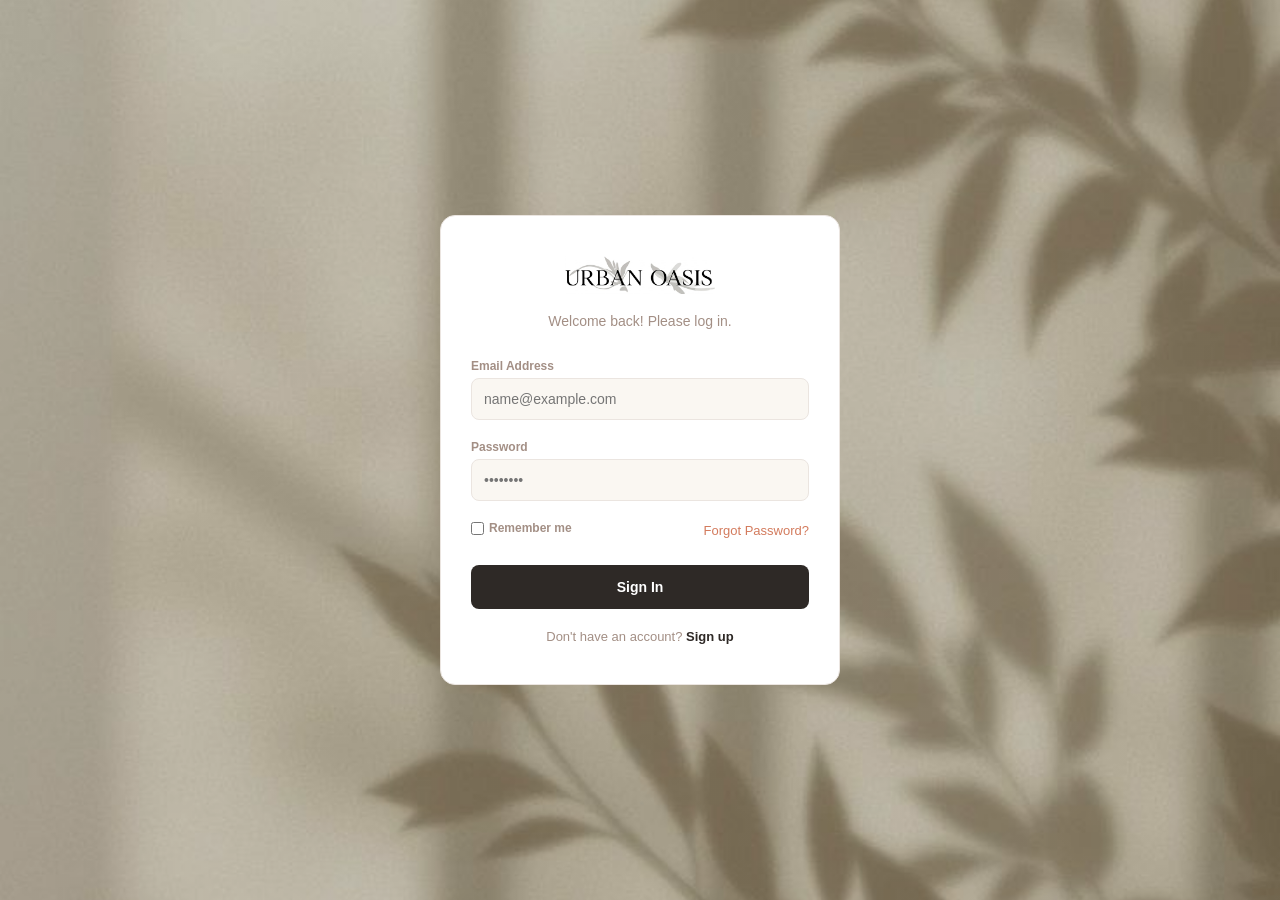
<file: index.html>
<!DOCTYPE html>
<html>
<head>
    <title>Urban Oasis - Login</title>
    <link rel="stylesheet" href="css/index.css">
</head>
<body>

    <div class="box">
        <img src="Images/UrbanOasis.jpg" alt="Urban Oasis Logo">
        <p class="text">Welcome back! Please log in.</p>

    <form id="loginform">
    <div class="field">
        <label>Email Address</label>
        <input type="text" id="email" placeholder="name@example.com">
        <div class="error" id="emailerror">Please type a real email</div>
    </div>

    <div class="field">
        <label>Password</label>
        <input type="password" id="password" placeholder="••••••••">
        <div class="error" id="passworderror">Password must be 6 letters or more</div>
    </div>

    <div class="row">
        <label class="remember">
        <input type="checkbox" id="remember">
        <span>Remember me</span>
        </label>
        <a href="#" class="link" id="forgotlink">Forgot Password?</a>
    </div>

    <button type="submit" class="btn">Sign In</button>
    </form>

    <p class="switch">Don't have an account? <a href="#" id="signuplink">Sign up</a></p>
    </div>

    <div id="toast"></div>
    <script src="js/index.js"></script>
</body>
</html>
</file>
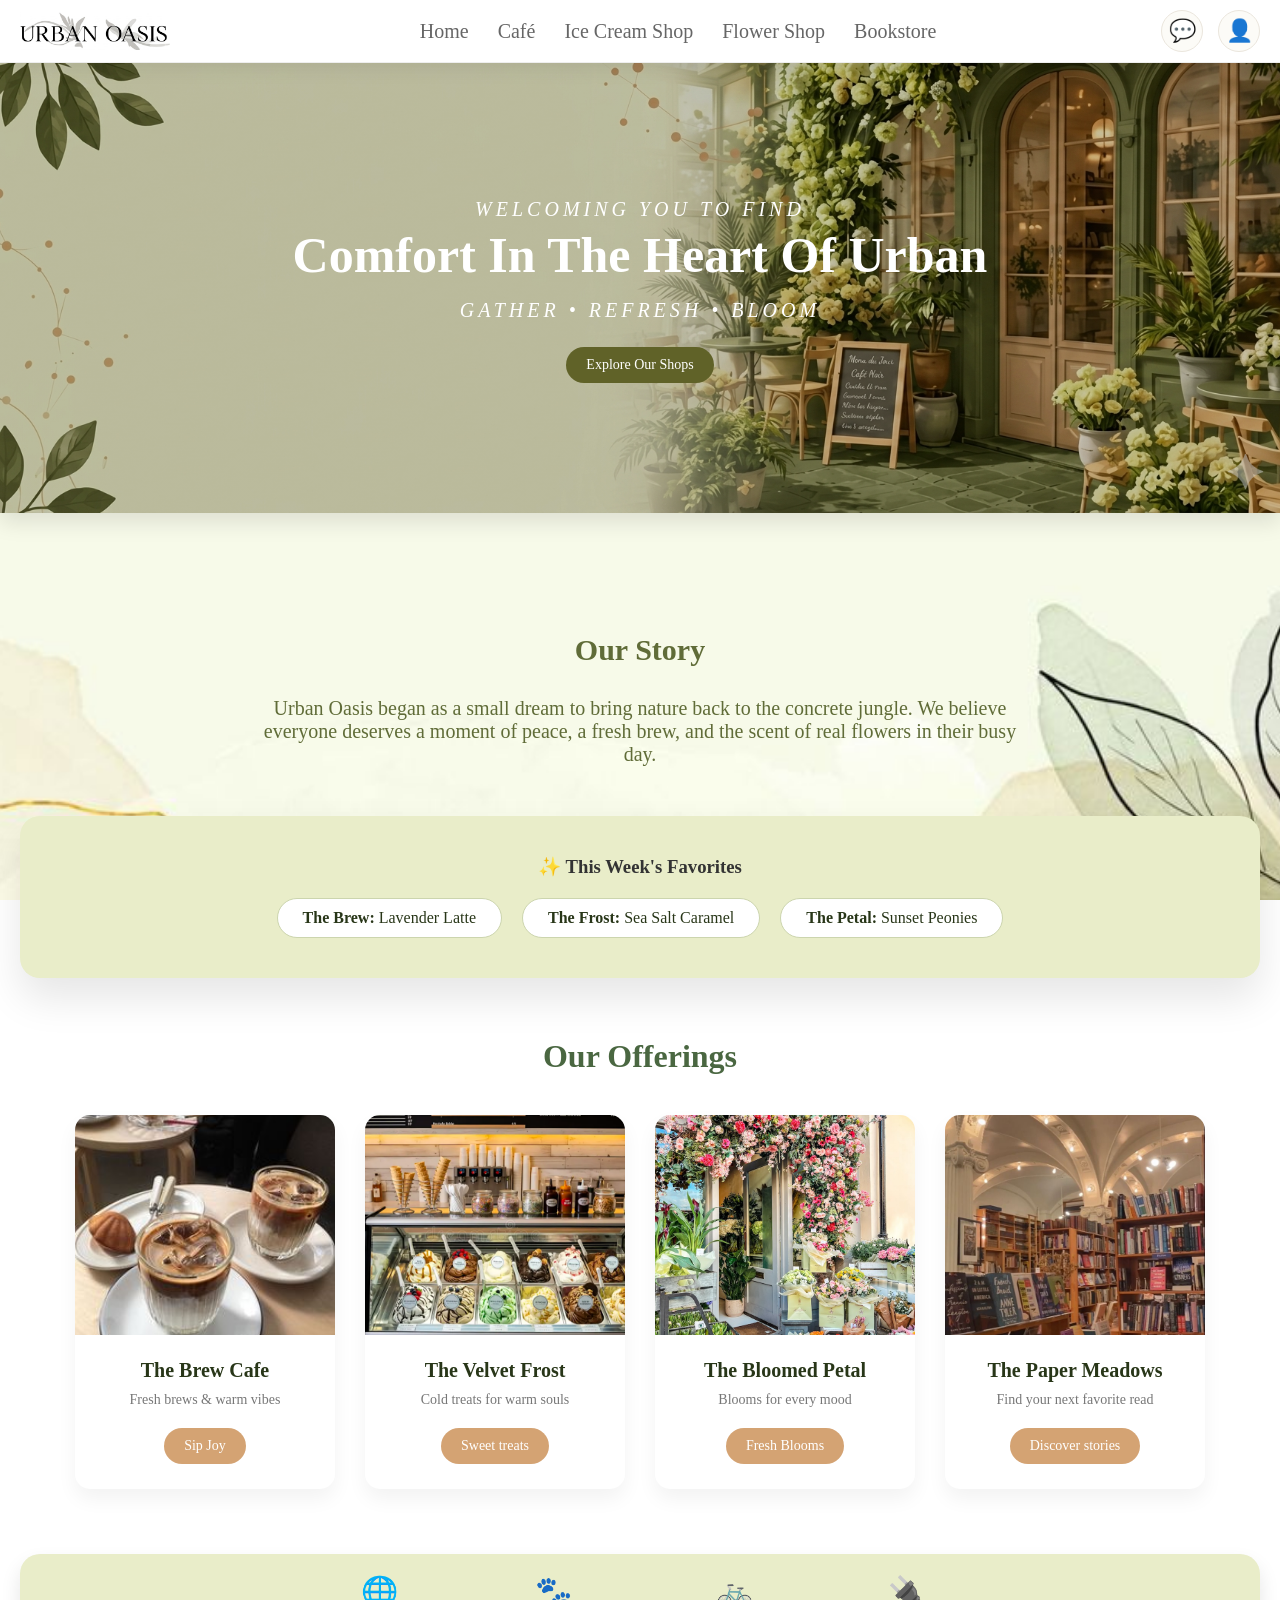
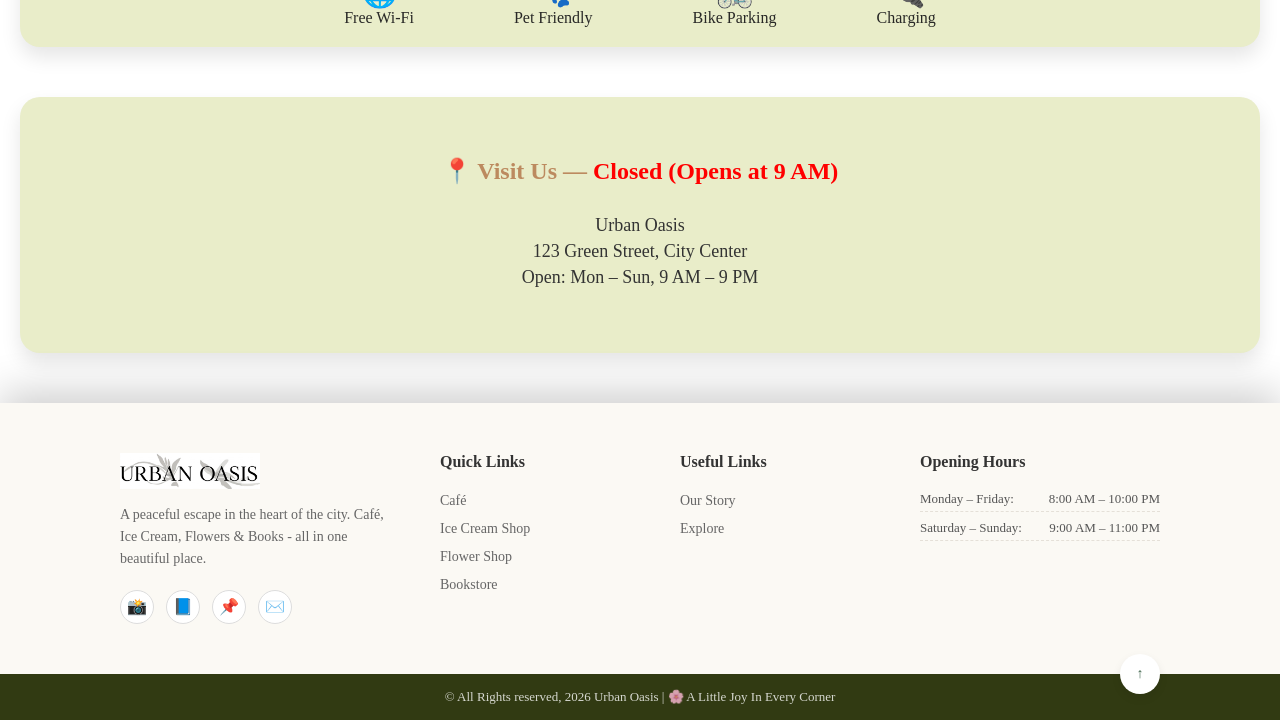
<file: 2home.html>
<!DOCTYPE html>
<html>
<head>
  <link rel="stylesheet" href="css/2home.css">
  <title>Urban Oasis</title>
</head>
<body>

<header class="navbar">
    <div class="logo">
        <img src="Images/UrbanOasis.jpg" alt="Urban Oasis Logo">
    </div>

  <nav>
    <a href="2home.html">Home</a>
    <a href="3cafe.html">Café</a>
    <a href="4icecream.html">Ice Cream Shop</a>
    <a href="5flower.html">Flower Shop</a>
    <a href="6bookstore.html">Bookstore</a>
  </nav>

 <div class="icons">
    <a href="7feedback.html" class="iconbtn" id="feedback" title="Feedback">💬</a>
    <a href="#profile" class="iconbtn" id="profile" title="Profile">👤</a>
</div>
</header>

<section class="home">
  <p><i>Welcoming you to find</i></p>
  <h2>Comfort In The Heart Of Urban</h2>
  <p><i>Gather • Refresh • Bloom </i></p>
  <a href="#cards" class="explorebtn">Explore Our Shops</a>
</section>

<section class="about">
    <h2>Our Story</h2>
    <p>Urban Oasis began as a small dream to bring nature back to the concrete jungle. 
    We believe everyone deserves a moment of peace, a fresh brew,
    and the scent of real flowers in their busy day.</p>
</section>

<section class="specials">
    <h3>✨ This Week's Favorites</h3>
    <div class="specials-grid">
        <div class="special-item"><strong>The Brew:</strong> Lavender Latte</div>
        <div class="special-item"><strong>The Frost:</strong> Sea Salt Caramel</div>
        <div class="special-item"><strong>The Petal:</strong> Sunset Peonies</div>
    </div>
</section>

<section id="cards">
  <h2> Our Offerings</h2>

  <div class="cards">
    <div class="store-card" id="cafe">
    <img src="Images/Cafe.jpg" alt="The Brew cafe">
    <h3>The Brew Cafe</h3>
    <p>Fresh brews & warm vibes</p>
    <a href="3cafe.html" class="btn">Sip Joy</a>
  </div>

  <div class="store-card" id="icecream">
    <img src="Images/icecream.png" alt="The Velvet Frost">
    <h3>The Velvet Frost</h3>
    <p>Cold treats for warm souls</p>
    <a href="4icecream.html" class="btn">Sweet treats</a>
  </div>

  <div class="store-card" id="flower">
    <img src="Images/flowers.jpeg" alt="The Bloomed Petal">
    <h3>The Bloomed Petal</h3>
    <p>Blooms for every mood</p>
    <a href="5flower.html" class="btn">Fresh Blooms</a>
  </div>

  <div class="store-card" id="books">
    <img src="Images/bookstore.jpg" alt="The Paper Meadows">
    <h3>The Paper Meadows</h3>
    <p>Find your next favorite read</p>
    <a href="6bookstore.html" class="btn">Discover stories</a>
  </div>
  </div>
</section>

<section class="privileges">
    <div><span>🌐</span><p>Free Wi-Fi</p></div>
    <div><span>🐾</span><p>Pet Friendly</p></div>
    <div><span>🚲</span><p>Bike Parking</p></div>
    <div><span>🔌</span><p>Charging</p></div>
</section>

<section class="address">
  <h2 id="status">📍 Visit Us</h2>
  <p>Urban Oasis</p>
  <p>123 Green Street, City Center</p>
  <p>Open: Mon – Sun, 9 AM – 9 PM</p>
</section>

<footer class="footer">
  <div class="container">
    
    <div class="info">
      <img src="Images/UrbanOasis.jpg" alt="Urban Oasis Logo" class="logo">
      <p>A peaceful escape in the heart of the city. Café, Ice Cream, Flowers & Books - all in one beautiful place.</p>
      <div class="socials">
        <a href="#" aria-label="Instagram">📸</a>
        <a href="#" aria-label="Facebook">📘</a>
        <a href="#" aria-label="Pinterest">📌</a>
        <a href="#" aria-label="Email">✉️</a>
      </div>
    </div>

    <div class="column">
      <h3>Quick Links</h3>
      <ul>
        <li><a href="3cafe.html">Café</a></li>
        <li><a href="4icecream.html">Ice Cream Shop</a></li>
        <li><a href="5flower.html">Flower Shop</a></li>
        <li><a href="6bookstore.html">Bookstore</a></li>
      </ul>
    </div>

    <div class="column">
      <h3>Useful Links</h3>
      <ul>
        <li><a href="#">Our Story</a></li>
        <li><a href="#cards">Explore</a></li>
      </ul>
    </div>

    <div class="hours">
      <h3>Opening Hours</h3>
      <div class="row"><span>Monday – Friday:</span> <span>8:00 AM – 10:00 PM</span></div>
      <div class="row"><span>Saturday – Sunday:</span> <span>9:00 AM – 11:00 PM</span></div>
    </div>

  </div>

  <div class="bottom">
    <p>&copy; All Rights reserved, 2026 Urban Oasis | 🌸 A Little Joy In Every Corner</p>
    <a href="#" class="scroll" aria-label="Scroll to top"><b>↑</b></a>
  </div>
</footer>

<script src="js/2home.js"></script>
</body>
</html>
</file>
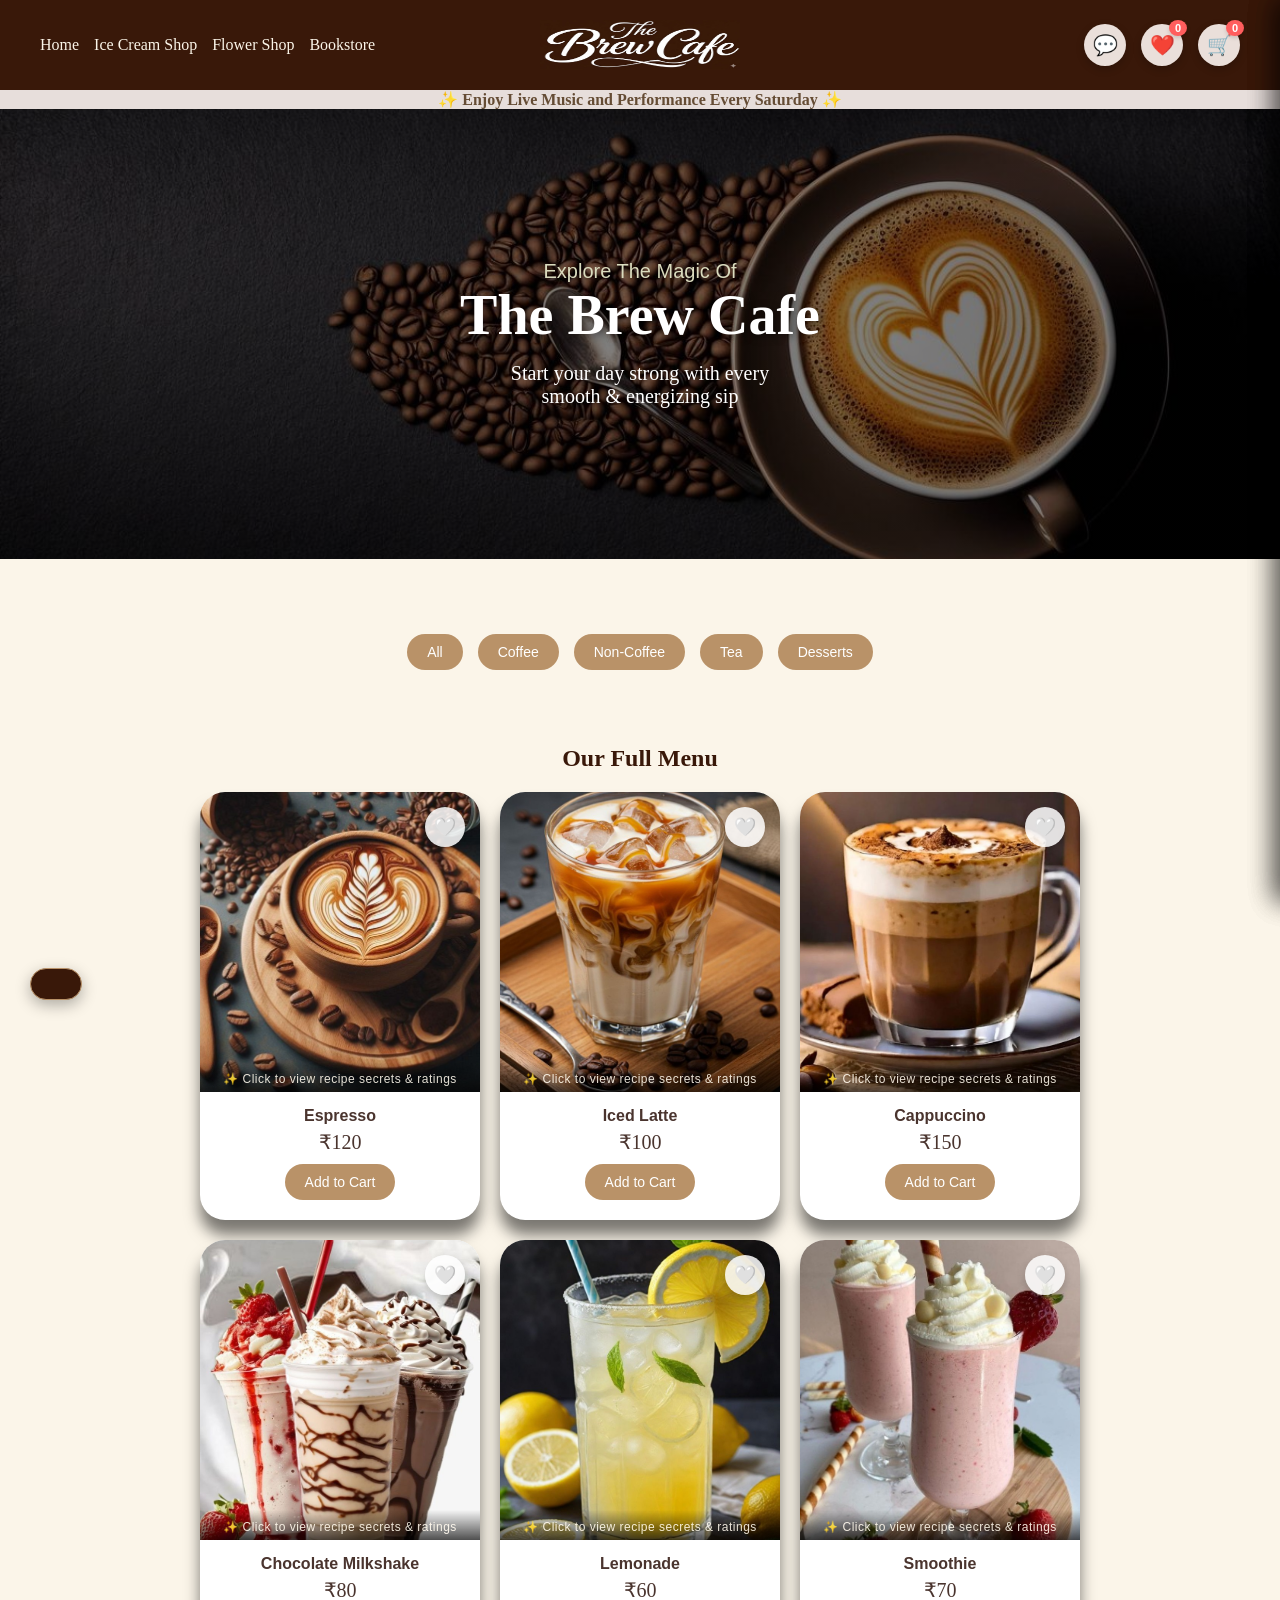
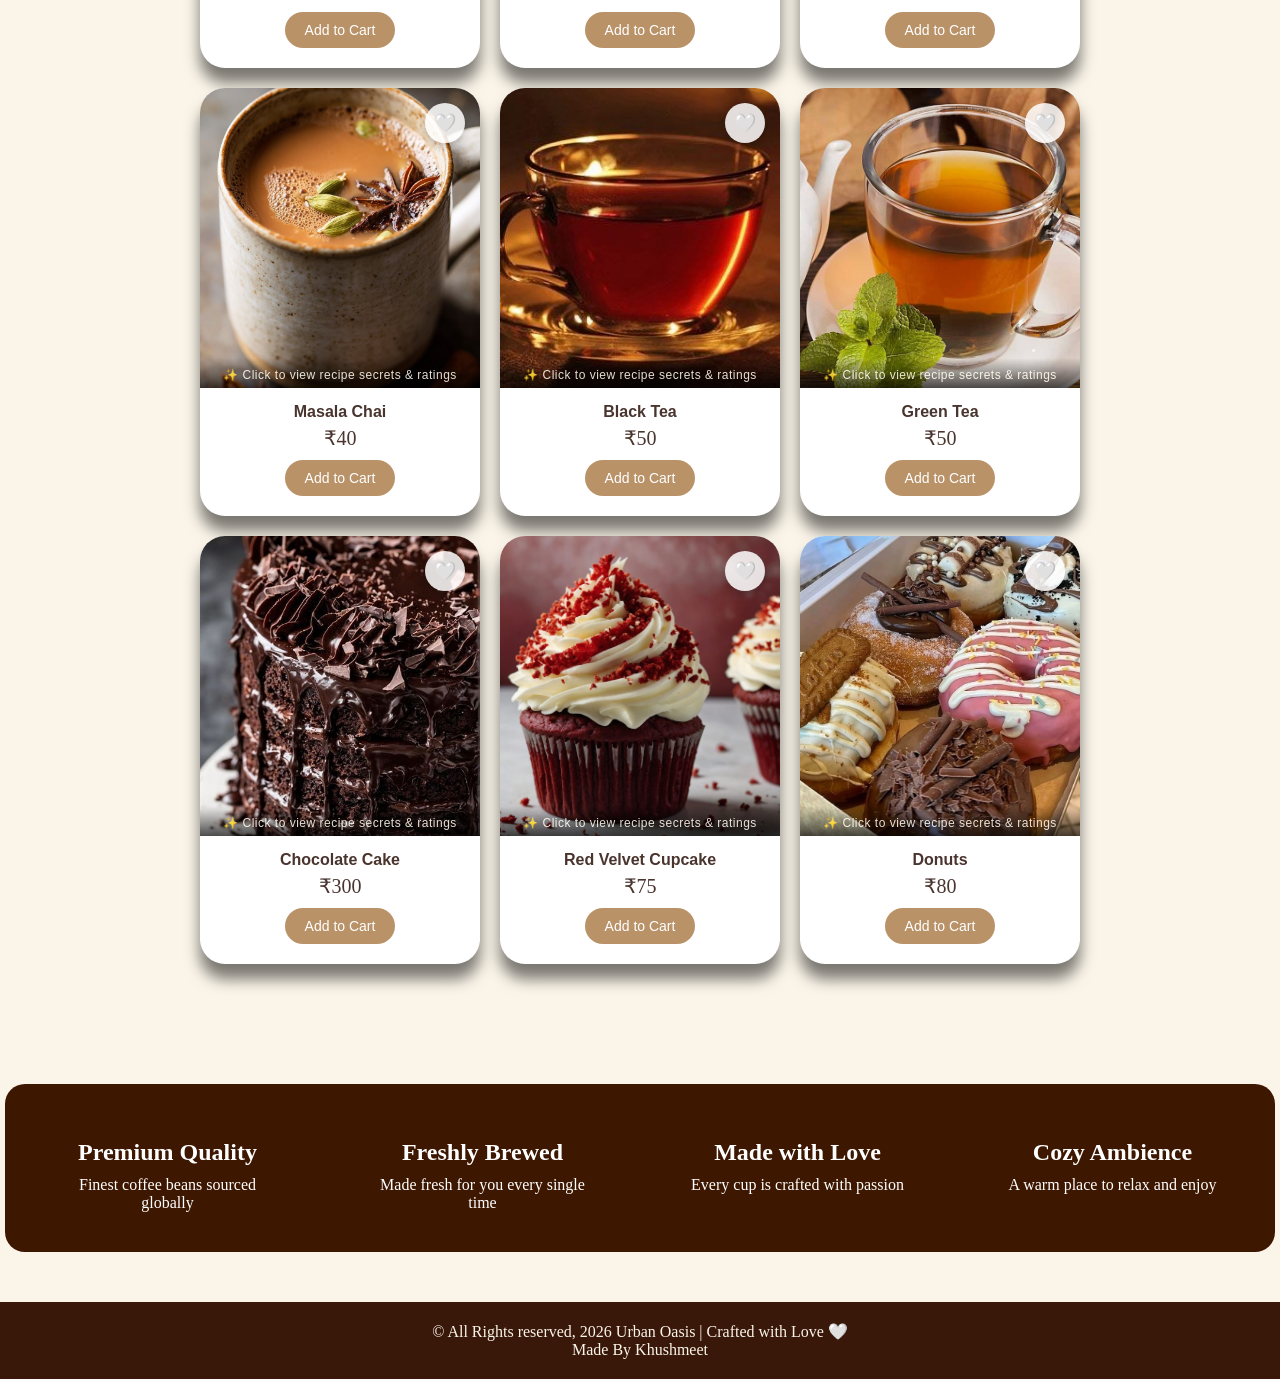
<file: 3cafe.html>
<!DOCTYPE html>
<html>
<head>
    <link rel="stylesheet" href="css/3cafe.css">
    <title>The Brew Cafe</title>
</head>
<body>

<header>
    <nav>
        <a href="2home.html">Home</a>
        <a href="4icecream.html">Ice Cream Shop</a>
        <a href="5flower.html">Flower Shop</a>
        <a href="6bookstore.html">Bookstore</a>
    </nav>

    <div class="logo">
        <img src="Images/CafeLogo.png" alt="The Brew Cafe Logo">
    </div>

    <div class="icons">
        <a href="7feedback.html" class="iconbtn" id="feedback" title="Feedback">💬</a>

        <div class="iconCount" id="favorites" title="Favorites" onclick="togglePanel('favorites-panel', true)">❤️
            <span class="badge" id="favCount">0</span>
        </div>

        <div class="iconCount" id="cart" title="Cart" onclick="togglePanel('cart-panel', true)">🛒
            <span class="badge" id="cartCount">0</span>
        </div>
    </div>
</header>

<p style="background-color: #E7DEDB; color: #654C34; text-align: center; ">
    ✨ <b>Enjoy Live Music and Performance Every Saturday </b>✨ </p>

<div id="details-panel" class="side-panel">
    <div class="panel-header">
        <h2 id="details-title">Product Details</h2>
        <span class="close-panel" onclick="togglePanel('details-panel', false)">&times;</span>
    </div>
    <div class="details-body" id="details-body">
    </div>
</div>

<div id="cart-panel" class="side-panel">
    <div class="panel-header">
        <h2>Your Order</h2>
        <span class="close-panel" onclick="togglePanel('cart-panel', false)">&times;</span>
    </div>
    <ul id="cart-items" class="panel-list-items">
    </ul>
    <div class="panel-footer" id="cart-footer-actions">
        <h3>Total: ₹<span id="cart-total">0</span></h3>
        <button class="checkout-btn" onclick="processCheckout()">Checkout</button>
    </div>
</div>

<div id="favorites-panel" class="side-panel">
    <div class="panel-header">
        <h2>My Favorites</h2>
        <span class="close-panel" onclick="togglePanel('favorites-panel', false)">&times;</span>
    </div>
    <ul id="fav-items" class="panel-list-items">
    </ul>
</div>

<div id="panel-overlay" class="panel-overlay" onclick="closeAllPanels()"></div>

<div id="about" class="about1">
    <p class="firstp">Explore The Magic Of</p>
    <h2>The Brew Cafe</h2>
    <p>Start your day strong with every <br>smooth & energizing sip</p>
</div>

<section class="filter-section">
    <div class="category-buttons">
        <button onclick="filterCategory('all')">All</button>
        <button onclick="filterCategory('coffee')">Coffee</button>
        <button onclick="filterCategory('non-coffee')">Non-Coffee</button>
        <button onclick="filterCategory('tea')">Tea</button>
        <button onclick="filterCategory('desserts')">Desserts</button>
    </div>
</section>

<section id="menu-section">
    <h1 id="menu-title">Our Menu</h1>
    <div class="specials" id="menu-container">
    </div>
</section>
    
<section class="features">
    <div class="feature-box">
        <h2>Premium Quality</h2>
        <p>Finest coffee beans sourced globally</p>
    </div>
    <div class="feature-box">
        <h2>Freshly Brewed</h2>
        <p>Made fresh for you every single time</p>
    </div>
    <div class="feature-box">
        <h2>Made with Love</h2>
        <p>Every cup is crafted with passion</p>
    </div>
    <div class="feature-box">
        <h2>Cozy Ambience</h2>
        <p>A warm place to relax and enjoy</p>
    </div>
</section>

<div id="notification-toast" class="toast"></div>

<footer>
    <p>&copy; All Rights reserved, 2026 Urban Oasis | Crafted with Love 🤍<br>
    Made By Khushmeet</p>
</footer>

<script src="js/3cafe.js"></script>
</body>
</html>
</file>
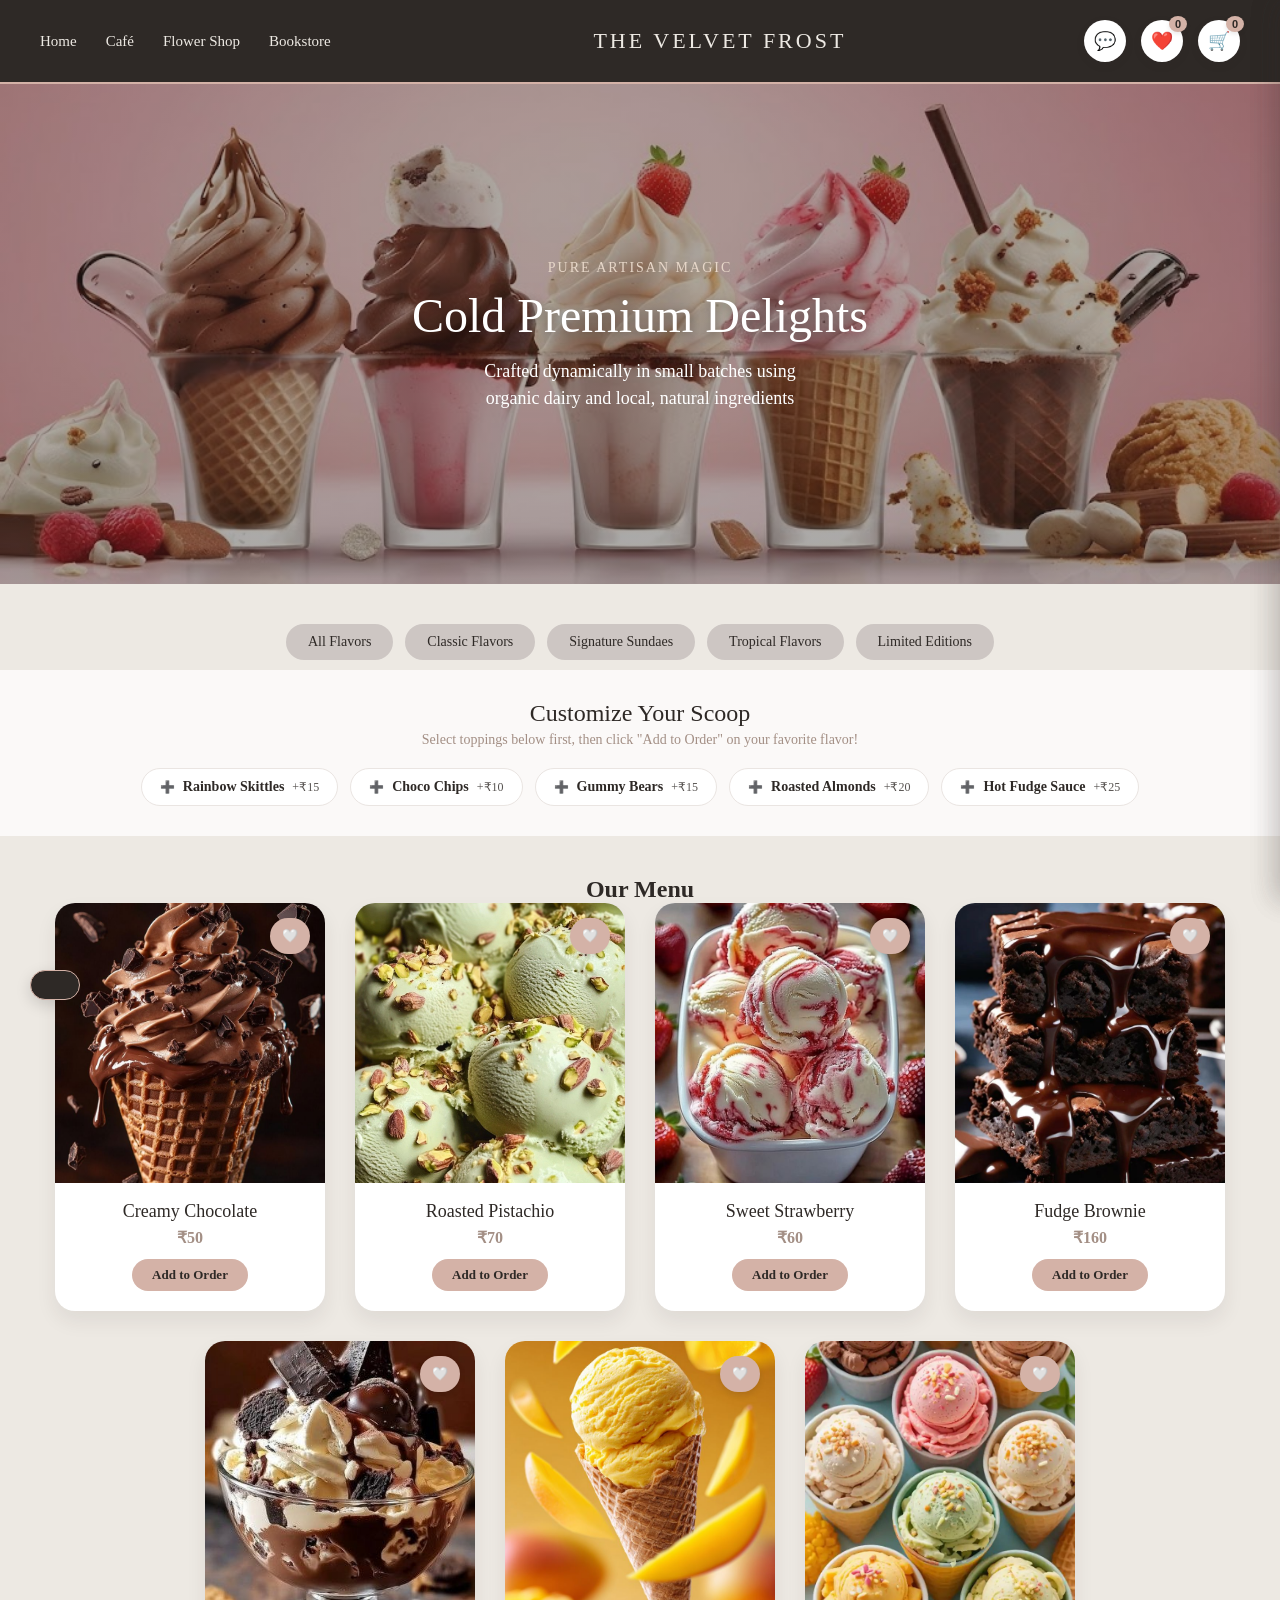
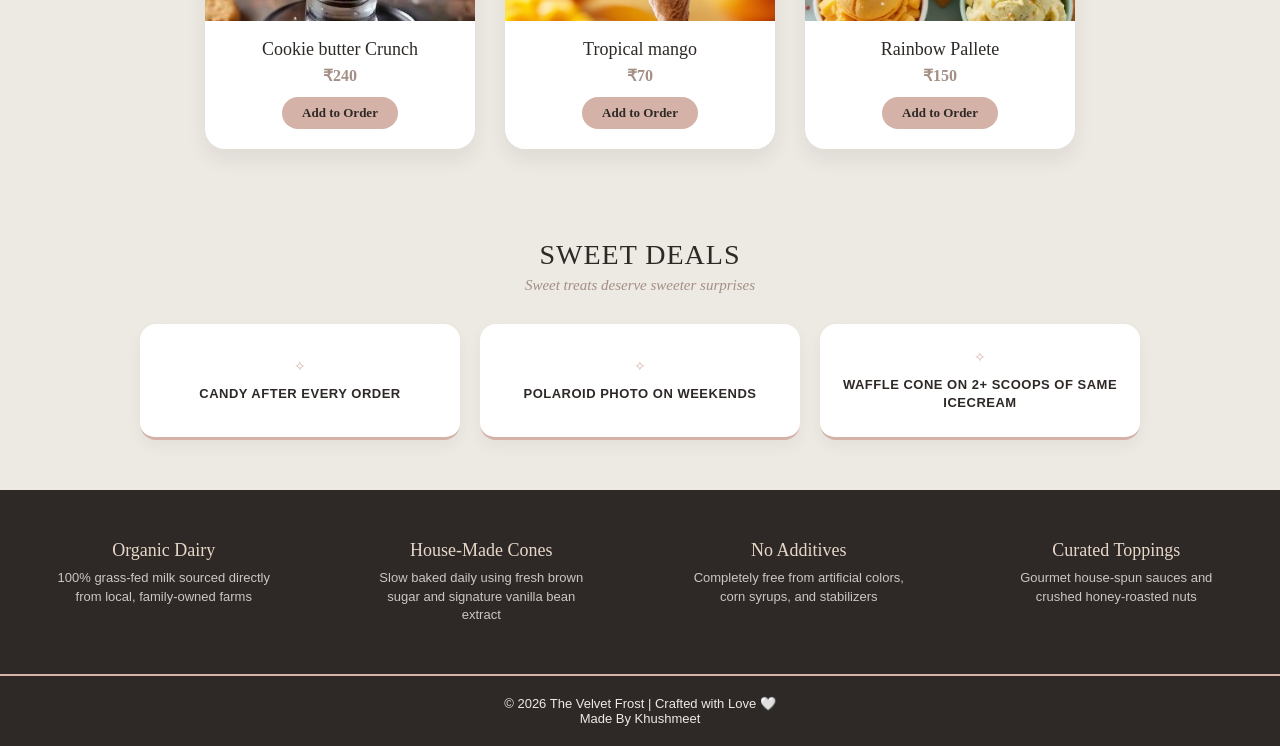
<file: 4icecream.html>
<!DOCTYPE html>
<html>
<head>
    <link rel="stylesheet" href="css/4icecream.css">
    <title>The Velvet Frost</title>
</head>
<body>

<header>
    <nav>
        <a href="2home.html">Home</a>    
        <a href="3cafe.html">Café</a>
        <a href="5flower.html">Flower Shop</a>
        <a href="6bookstore.html">Bookstore</a>
    </nav>

    <div class="logo">
        <h2>THE VELVET FROST</h2>
    </div>

    <div class="icons">
        <a href="7feedback.html" class="iconbtn" id="feedback" title="Feedback">💬</a>

        <div class="iconCount" id="favorites" title="Favorites" onclick="togglePanel('favorites-panel', true)">❤️
            <span class="badge" id="favCount">0</span>
        </div>

        <div class="iconCount" id="cart" title="Cart" onclick="togglePanel('cart-panel', true)">🛒
            <span class="badge" id="cartCount">0</span>
        </div>

    </div>
</header>

<div id="cart-panel" class="side-panel">
    <div class="panel-header">
        <h2>Your Order</h2>
        <span class="close-panel" onclick="togglePanel('cart-panel', false)">&times;</span>
    </div>
    <ul id="cart-items" class="panel-list-items">
    </ul>
    <div class="panel-footer" id="cart-footer-actions">
        <h3>Total: ₹<span id="cart-total">0</span></h3>
        <button class="checkout-btn" onclick="processCheckout()">Place Order</button>
    </div>
</div>

<div id="favorites-panel" class="side-panel">
    <div class="panel-header">
        <h2>My Saved Flavors</h2>
        <span class="close-panel" onclick="togglePanel('favorites-panel', false)">&times;</span>
    </div>
    <ul id="fav-items" class="panel-list-items">
    </ul>
</div>

<div id="panel-overlay" class="panel-overlay" onclick="closeAllPanels()"></div>

<div id="about" class="about1">
    <p class="firstp">Pure Artisan Magic</p>
    <h2>Cold Premium Delights</h2>
    <p>Crafted dynamically in small batches using <br>organic dairy and local, natural ingredients</p>
</div>

<section class="filter-section">
    <div class="category-buttons">
        <button onclick="filterCategory('all')">All Flavors</button>
        <button onclick="filterCategory('classic')">Classic Flavors</button>
        <button onclick="filterCategory('sundaes')">Signature Sundaes</button>
        <button onclick="filterCategory('tropical')">Tropical Flavors</button>
        <button onclick="filterCategory('limited')">Limited Editions</button>
    </div>
</section>

<section class="toppings-section">
    <h2>Customize Your Scoop</h2>
    <p>Select toppings below first, then click "Add to Order" on your favorite flavor!</p>
    <div class="toppings-grid-layout" id="toppings-container">
    </div>
</section>

<section id="menu-section">
    <h1 id="menu-title">Our Menu</h1>
    <div class="specials" id="menu-container">
    </div>
</section>

<section class="sweet-deals-section">
    <h2>Sweet Deals</h2>
    <p>Sweet treats deserve sweeter surprises</p>
    
    <div class="deals-container-grid">
        <div class="deal-offer-card">
            <div class="deal-content-wrapper">
                <span class="deal-icon-sparkle">✧</span>
                <span class="deal-text-string">Candy after every order</span>
            </div>
        </div>
        
        <div class="deal-offer-card">
            <div class="deal-content-wrapper">
                <span class="deal-icon-sparkle">✧</span>
                <span class="deal-text-string">Polaroid photo on weekends</span>
            </div>
        </div>
        
        <div class="deal-offer-card">
            <div class="deal-content-wrapper">
                <span class="deal-icon-sparkle">✧</span>
                <span class="deal-text-string">Waffle cone on 2+ scoops of same icecream</span>
            </div>
        </div>
    </div>
</section>
    
<section class="features">
    <div class="feature-box">
        <h2>Organic Dairy</h2>
        <p>100% grass-fed milk sourced directly from local, family-owned farms</p>
    </div>
    <div class="feature-box">
        <h2>House-Made Cones</h2>
        <p>Slow baked daily using fresh brown sugar and signature vanilla bean extract</p>
    </div>
    <div class="feature-box">
        <h2>No Additives</h2>
        <p>Completely free from artificial colors, corn syrups, and stabilizers</p>
    </div>
    <div class="feature-box">
        <h2>Curated Toppings</h2>
        <p>Gourmet house-spun sauces and crushed honey-roasted nuts</p>
    </div>
</section>

<div id="notification-toast" class="toast"></div>

<footer>
    <div class="footer">
        <p>&copy; 2026 The Velvet Frost | Crafted with Love 🤍<br>
        Made By Khushmeet</p>
    </div>
</footer>

<script src="js/4icecream.js"></script>
</body>
</html>
</file>
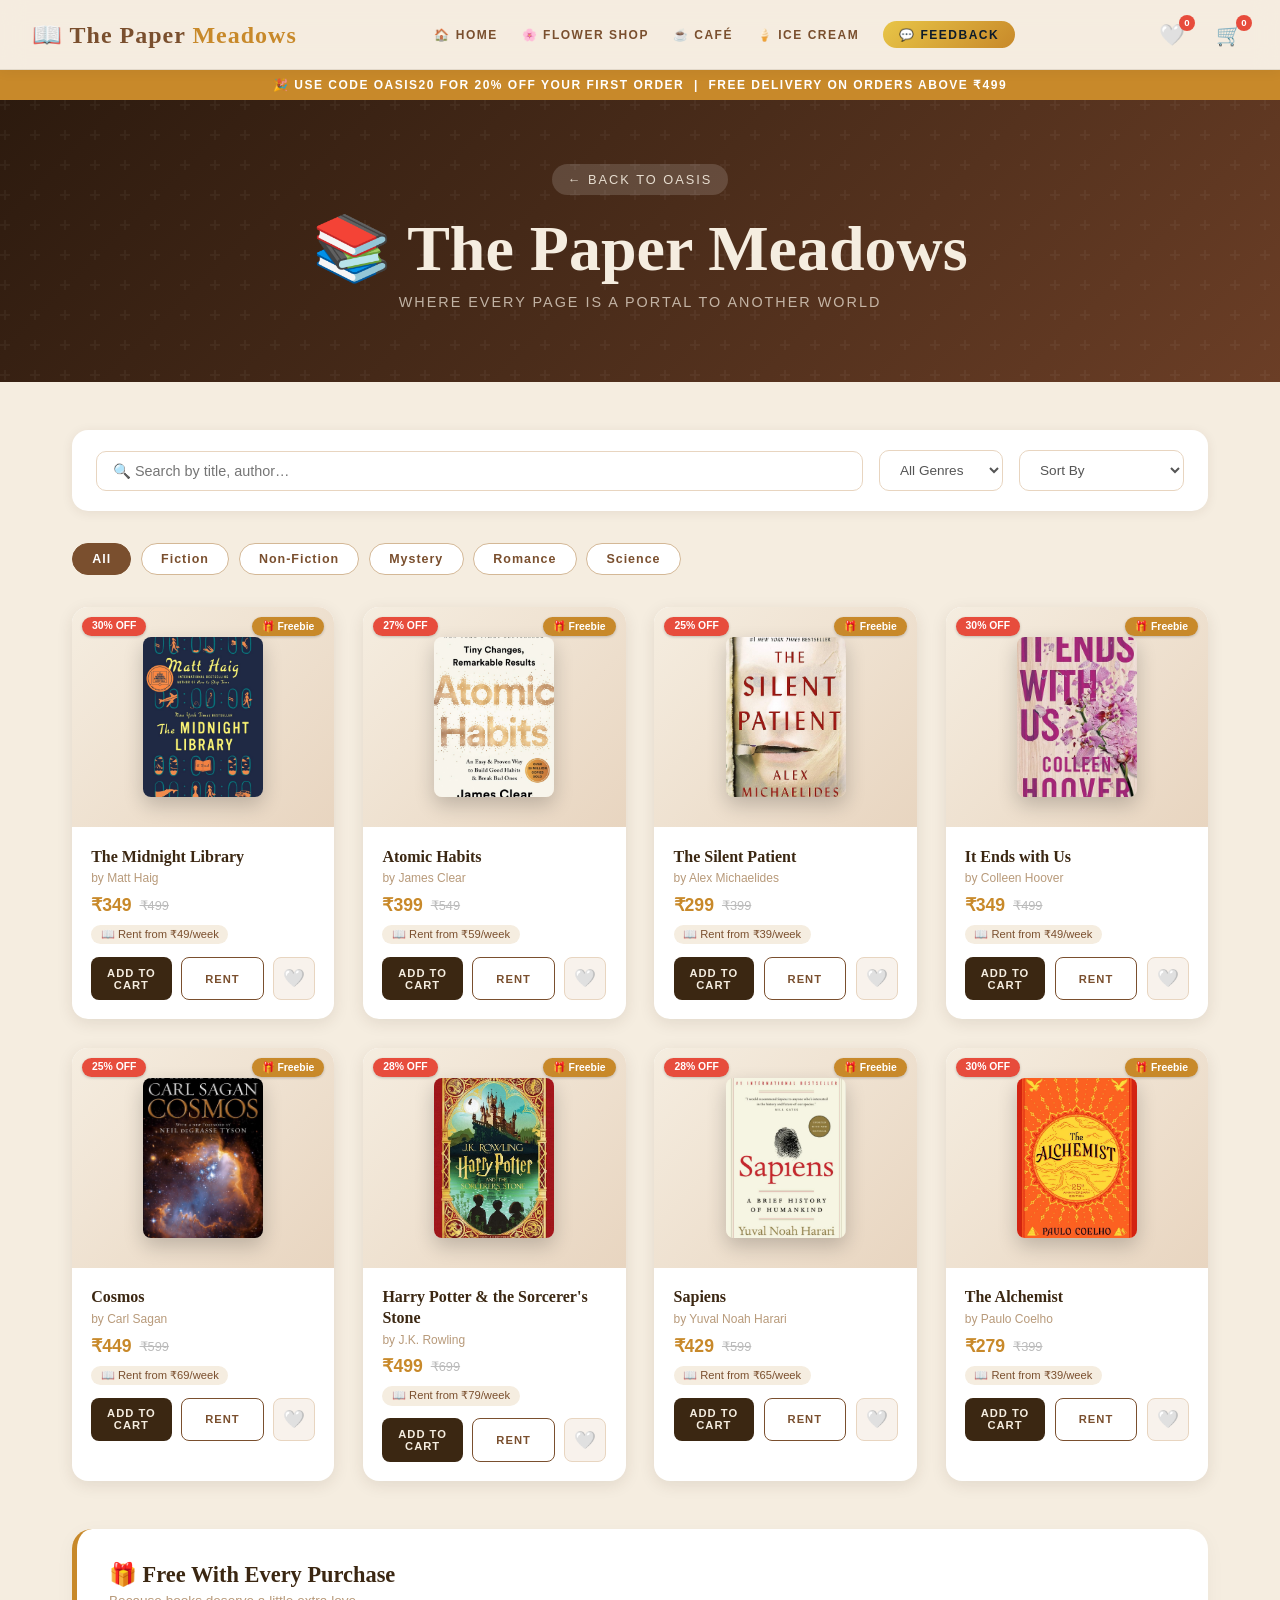
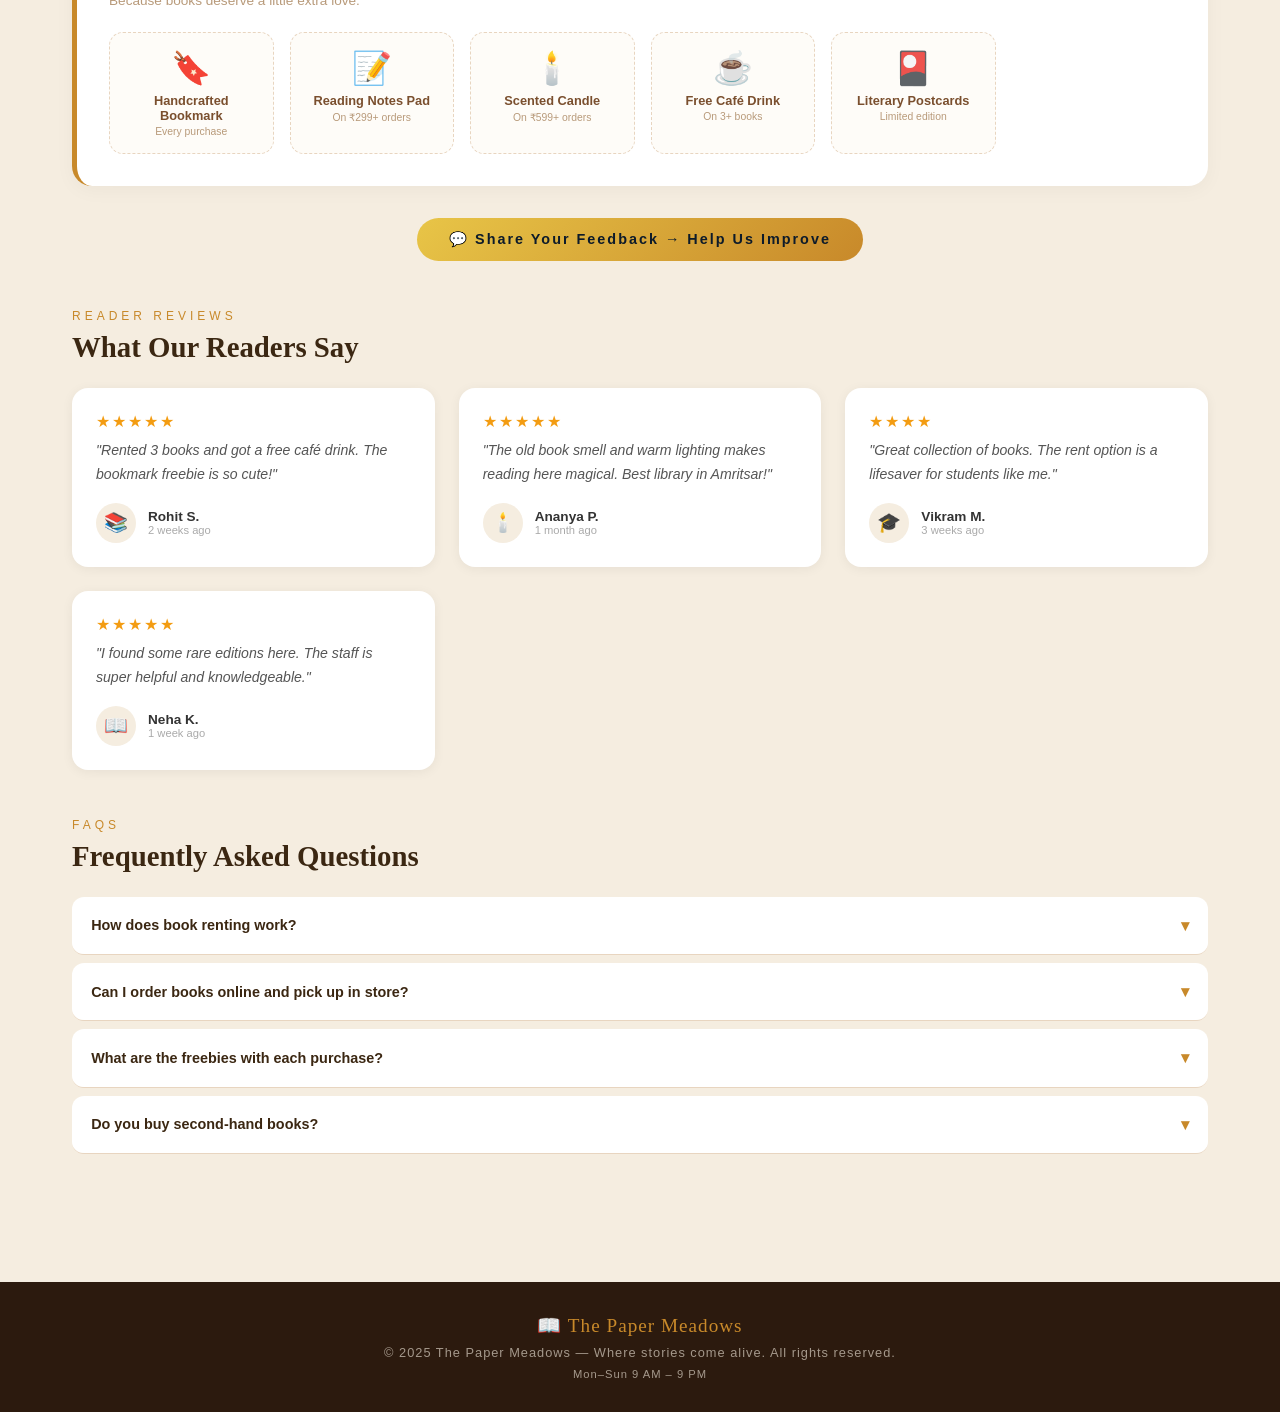
<file: 6bookstore.html>
<!DOCTYPE html>
<html>
<head>
  <title>The Paper Meadows – The Library & Bookstore</title>
  <link rel="stylesheet" href="css/6bookstore.css">
</head>
<body>

  <nav class="navbar">
    <div class="nav-logo" onclick="window.location.href='2home.html'">📖 The Paper <span>Meadows</span></div>
    <div class="nav-links">
      <a class="nav-link" onclick="window.location.href='2home.html'">🏠 Home</a>
      <a class="nav-link" onclick="window.location.href='5flower.html'">🌸 Flower Shop</a>
      <a class="nav-link" onclick="window.location.href='3cafe.html'">☕ Café</a>
      <a class="nav-link" onclick="window.location.href='4icecream.html'">🍦 Ice Cream</a>
      <a class="nav-link feedback-nav-btn" href="7feedback.html" target="_blank">💬 Feedback</a>
    </div>
    <div class="nav-icons">
      <button class="nav-icon-btn" onclick="toggleWishlist()">🤍 <span class="badge" id="wish-badge">0</span></button>
      <button class="nav-icon-btn" onclick="toggleCart()">🛒 <span class="badge" id="cart-badge">0</span></button>
    </div>
  </nav>

  <div class="discount-strip">
    🎉 USE CODE <strong>OASIS20</strong> FOR 20% OFF YOUR FIRST ORDER &nbsp;|&nbsp; FREE DELIVERY ON ORDERS ABOVE ₹499
  </div>

  <div class="library-hero">
    <button class="back-btn" onclick="window.location.href='2home.html'">← Back to Oasis</button>
    <h1 class="library-hero-title">📚 The Paper Meadows</h1>
    <p class="library-hero-sub">Where every page is a portal to another world</p>
  </div>

  <div class="library-content">
    <div class="filter-bar">
      <input type="text" id="lib-search" placeholder="🔍 Search by title, author…" oninput="filterBooks()">
      <select class="filter-select" id="lib-genre" onchange="filterBooks()">
        <option value="">All Genres</option>
        <option value="Fiction">Fiction</option>
        <option value="Non-Fiction">Non-Fiction</option>
        <option value="Mystery">Mystery</option>
        <option value="Romance">Romance</option>
        <option value="Science">Science</option>
      </select>
      <select class="filter-select" id="lib-sort" onchange="filterBooks()">
        <option value="">Sort By</option>
        <option value="price-low">Price: Low to High</option>
        <option value="price-high">Price: High to Low</option>
      </select>
    </div>

    <div class="genre-tabs" id="genre-tabs">
      <button class="genre-tab active" data-genre="All" onclick="setGenre(this, 'All')">All</button>
      <button class="genre-tab" data-genre="Fiction" onclick="setGenre(this, 'Fiction')">Fiction</button>
      <button class="genre-tab" data-genre="Non-Fiction" onclick="setGenre(this, 'Non-Fiction')">Non-Fiction</button>
      <button class="genre-tab" data-genre="Mystery" onclick="setGenre(this, 'Mystery')">Mystery</button>
      <button class="genre-tab" data-genre="Romance" onclick="setGenre(this, 'Romance')">Romance</button>
      <button class="genre-tab" data-genre="Science" onclick="setGenre(this, 'Science')">Science</button>
    </div>

    <div class="books-grid" id="books-grid"></div>

    <div class="freebies-section">
      <h3 class="freebies-title">🎁 Free With Every Purchase</h3>
      <p class="freebies-sub">Because books deserve a little extra love.</p>
      <div class="freebies-grid">
        <div class="freebie-card"><span class="freebie-icon">🔖</span><div class="freebie-name">Handcrafted Bookmark</div><div class="freebie-cond">Every purchase</div></div>
        <div class="freebie-card"><span class="freebie-icon">📝</span><div class="freebie-name">Reading Notes Pad</div><div class="freebie-cond">On ₹299+ orders</div></div>
        <div class="freebie-card"><span class="freebie-icon">🕯️</span><div class="freebie-name">Scented Candle</div><div class="freebie-cond">On ₹599+ orders</div></div>
        <div class="freebie-card"><span class="freebie-icon">☕</span><div class="freebie-name">Free Café Drink</div><div class="freebie-cond">On 3+ books</div></div>
        <div class="freebie-card"><span class="freebie-icon">🎴</span><div class="freebie-name">Literary Postcards</div><div class="freebie-cond">Limited edition</div></div>
      </div>
    </div>

    <div class="feedback-section-btn">
      <a href="7feedback.html" target="_blank" class="feedback-section-link">
        💬 Share Your Feedback → Help Us Improve
      </a>
    </div>

    <div class="reviews-section">
      <p class="section-label">Reader Reviews</p>
      <h2 class="section-title">What Our Readers Say</h2>
      <div class="reviews-grid" id="reviews-grid"></div>
    </div>

    <div class="faq-section">
      <p class="section-label">FAQs</p>
      <h2 class="section-title">Frequently Asked Questions</h2>
      <div id="faq-container"></div>
    </div>
  </div>

  <div class="drawer-overlay" id="cart-overlay" onclick="toggleCartDrawer()"></div>
  <div class="drawer" id="cart-drawer">
    <div class="drawer-header">
      <h3 class="drawer-title">🛒 Your Cart</h3>
      <button class="drawer-close" onclick="toggleCartDrawer()">✕</button>
    </div>
    <div class="drawer-body" id="cart-body">
      <div class="empty-state">🛒 Your cart is empty</div>
    </div>
    <div class="drawer-footer">
      <div class="cart-total"><span>Total</span><span id="cart-total-amt">₹0</span></div>
      <button class="btn-full" onclick="checkout()">Proceed to Checkout →</button>
    </div>
  </div>

  <div class="drawer-overlay" id="wish-overlay" onclick="toggleWishlistDrawer()"></div>
  <div class="drawer" id="wishlist-drawer">
    <div class="drawer-header">
      <h3 class="drawer-title">🤍 Wishlist</h3>
      <button class="drawer-close" onclick="toggleWishlistDrawer()">✕</button>
    </div>
    <div class="drawer-body" id="wish-body">
      <div class="empty-state">🤍 Your wishlist is empty</div>
    </div>
    <div class="drawer-footer">
      <button class="btn-full" style="background:#c8892a;" onclick="moveAllToCart()">Move All to Cart 🛒</button>
    </div>
  </div>

  <div class="footer">
    <div class="footer-logo">📖 The Paper Meadows</div>
    <p>© 2025 The Paper Meadows — Where stories come alive. All rights reserved.<br></p>
    <p style="margin-top: 0.5rem; font-size: 0.7rem;">Mon–Sun 9 AM – 9 PM</p>
  </div>

  <div class="toast-container" id="toast-container"></div>

  <script src="js/6bookstore.js"></script>
</body>
</html>
</file>
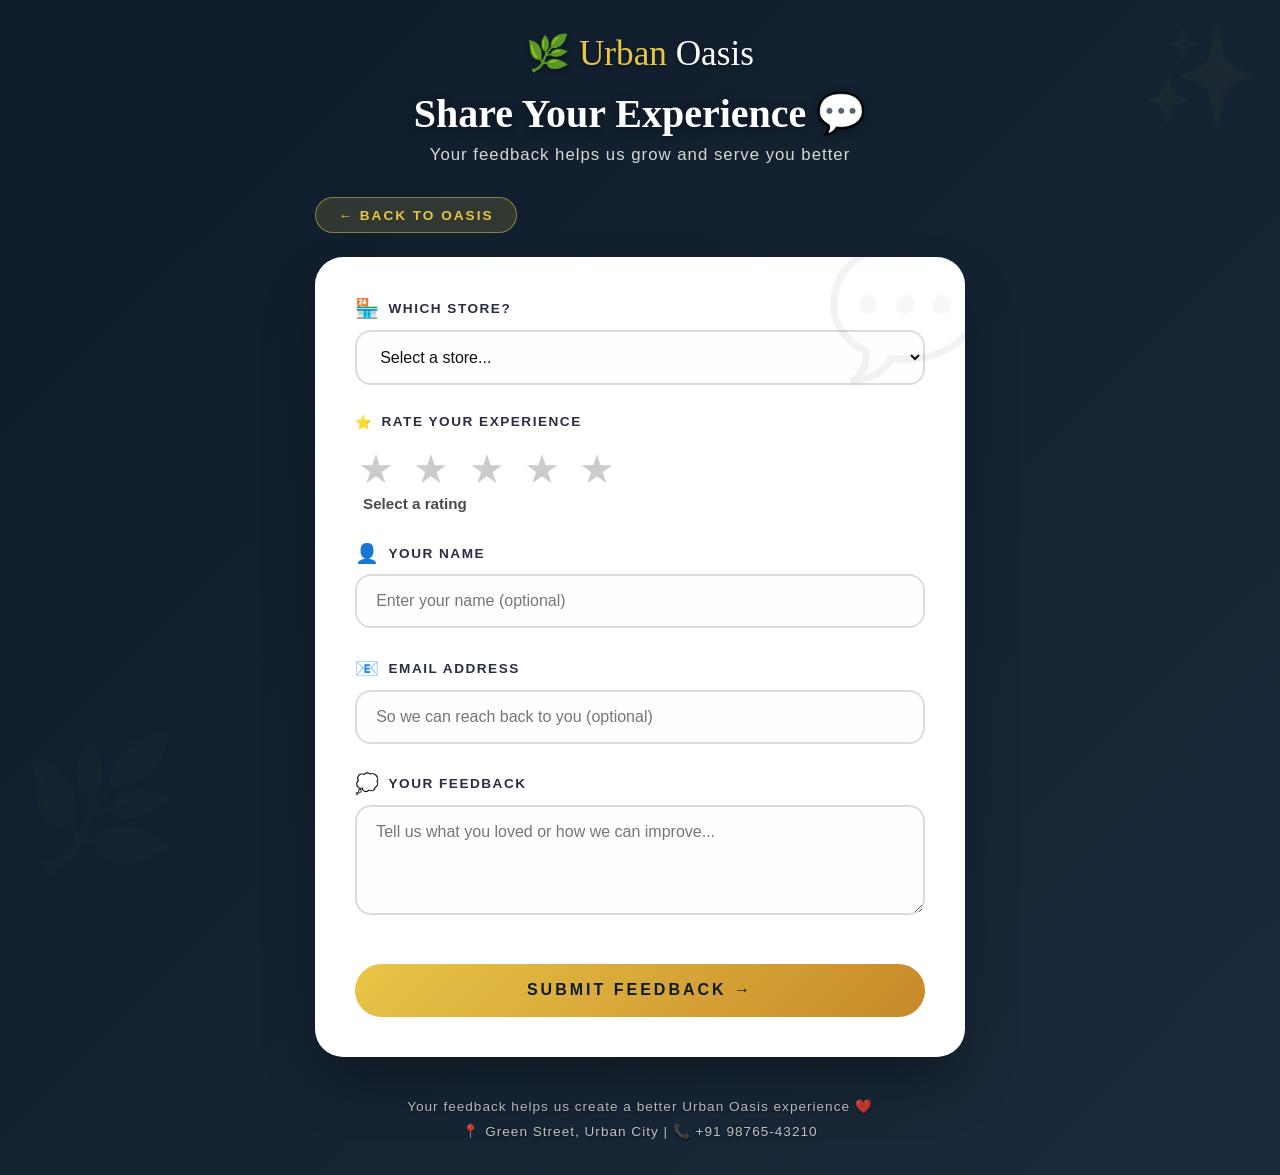
<file: 7feedback.html>
<!DOCTYPE html>
<html>
<head>
  <title>Urban Oasis – Share Your Feedback</title>
  <link rel="stylesheet" href="css/7feedback.css">
</head>
<body>

  <div class="feedback-container">
    <div class="feedback-header">
      <a href="2home.html" class="logo">🌿 Urban <span>Oasis</span></a>
      <h1>Share Your Experience 💬</h1>
      <p>Your feedback helps us grow and serve you better</p>
    </div>

    <a href="2home.html" class="back-btn">← Back to Oasis</a>

    <div class="feedback-card">
      <form id="feedbackForm">
        <div class="form-group">
          <label>
            <span class="label-icon">🏪</span>
            Which Store?
          </label>
          <select id="storeSelect" required>
            <option value="">Select a store...</option>
            <option value="library">📚 The Library / Bookstore</option>
            <option value="cafe">☕ The Café</option>
            <option value="flower">🌸 Flower Shop</option>
            <option value="icecream">🍦 Ice Cream Studio</option>
            <option value="overall">🌿 Overall Urban Oasis</option>
          </select>
        </div>

        <div id="storeOptions" class="store-options"></div>

        <div class="rating-container">
          <div class="rating-label">
            <span class="label-icon">⭐</span>
            Rate Your Experience
          </div>
          <div class="stars" id="starRating">
            <button type="button" class="star-btn" data-rating="1">★</button>
            <button type="button" class="star-btn" data-rating="2">★</button>
            <button type="button" class="star-btn" data-rating="3">★</button>
            <button type="button" class="star-btn" data-rating="4">★</button>
            <button type="button" class="star-btn" data-rating="5">★</button>
          </div>
          <input type="hidden" id="ratingValue" value="0">
          <span class="rating-value" id="ratingText">Select a rating</span>
        </div>

        <div class="form-group">
          <label>
            <span class="label-icon">👤</span>
            Your Name
          </label>
          <input type="text" id="userName" placeholder="Enter your name (optional)">
        </div>

        <div class="form-group">
          <label>
            <span class="label-icon">📧</span>
            Email Address
          </label>
          <input type="email" id="userEmail" placeholder="So we can reach back to you (optional)">
        </div>

        <div class="form-group">
          <label>
            <span class="label-icon">💭</span>
            Your Feedback
          </label>
          <textarea id="feedbackMessage" rows="4" placeholder="Tell us what you loved or how we can improve..."></textarea>
        </div>

        <button type="submit" class="submit-btn">Submit Feedback →</button>
      </form>

      <div id="successMessage" class="success-message">
        <span class="check-icon">✅</span>
        <p>Thank you for your feedback! We truly appreciate your time. 🌿</p>
        <button class="close-success" id="closeSuccessBtn">✕</button>
      </div>
    </div>

    <div class="footer-note">
      <p>Your feedback helps us create a better Urban Oasis experience ❤️</p>
      <p style="margin-top: 5px;">📍 Green Street, Urban City  | 📞 +91 98765-43210</p>
    </div>
  </div>

  <script src="js/7feedback.js"></script>
</body>
</html>
</file>
<file: css/index.css>
* {
    box-sizing: border-box;
    margin: 0;
    padding: 0;
    font-family: Arial, Helvetica, sans-serif;
}

body {
    background-image: linear-gradient(rgba(0,0,0,0.2), rgba(0,0,0,0.2)), url(../Images/login.jpg); 
    background-size: cover;      
    background-repeat: no-repeat; 
    background-attachment: fixed; 
    background-position: center;
    color: #333;

    display: flex;
    justify-content: center;
    align-items: center;
    min-height: 100vh;
}

.box {
    background: #FFFFFF;
    width: 100%;
    max-width: 400px;
    padding: 40px 30px;
    border-radius: 15px;
    border: 1px solid #EBE5E0;
    text-align: center;
}

.box img {
    max-width: 150px; 
    width: 100%;      
    height: auto;     
    margin-bottom: 15px; 
    display: inline-block; 
}

h1 {
    font-size: 28px;
    margin-bottom: 5px;
    letter-spacing: 1px;
}

h1 span {
    color: #D37B5D; 
}

.text {
    font-size: 14px;
    color: #A38F85; 
    margin-bottom: 30px;
}

.field {
    margin-bottom: 20px;
    text-align: left;
}

label {
    display: block;
    font-size: 12px;
    font-weight: bold;
    color: #A38F85;
    margin-bottom: 5px;
}

input[type="text"], 
input[type="password"] {
    width: 100%;
    padding: 12px;
    border: 1px solid #EBE5E0;
    border-radius: 8px;
    font-size: 14px;
    background-color: #FAF7F2;
    outline: none;
}

input:focus {
    border-color: #D37B5D;
    background-color: #FFFFFF;
}

.error {
    font-size: 11px;
    color: #D9534F; 
    margin-top: 5px;
    display: none;
}

.row {
    display: flex;
    justify-content: space-between;
    align-items: center;
    font-size: 13px;
    margin-bottom: 25px;
}

.remember {
    display: flex;
    align-items: center;
    gap: 5px;
    cursor: pointer;
}

.link {
    color: #D37B5D;
    text-decoration: none;
}

.btn {
    width: 100%;
    padding: 14px;
    background-color: #2E2926;
    color: #FFFFFF;
    border: none;
    border-radius: 8px;
    font-size: 14px;
    font-weight: bold;
    cursor: pointer;
}

.btn:hover {
    background-color: #D37B5D;
}

.switch {
    margin-top: 20px;
    font-size: 13px;
    color: #A38F85;
}

.switch a {
    color: #2E2926;
    text-decoration: none;
    font-weight: bold;
}

#toast {
    position: fixed;
    bottom: -100px;
    left: 50%;
    transform: translateX(-50%);
    background: #2E2926;
    color: #FFFFFF;
    padding: 12px 24px;
    border-radius: 30px;
    font-size: 14px;
    transition: bottom 0.4s ease;
    opacity: 0;
}

#toast.show {
    bottom: 30px;
    opacity: 1;
}
</file>
<file: css/2home.css>
* {
    margin: 0;
    padding: 0;
    box-sizing: border-box;
    font-family:cursive;
}

html { scroll-behavior: smooth; }

body {
    background-image: url(../Images/indexBody.jpg); 
    background-size: cover;      
    background-repeat: no-repeat; 
    background-attachment: fixed; 
    background-position: center;
    color: #333;
}

header {
    background-color: #ffffff;
    padding: 10px 20px;
    justify-content: space-between;
    display: flex;
    align-items: center;    
    gap: 15px;             
    border-bottom: 1px solid #eee;
    position: sticky;
    top: 0;
    z-index: 1000;
    width: 100%;
    box-shadow: 0 4px 20px rgba(0,0,0,0.08);
}

.logo {
    display: flex;
    flex-direction:column;
    align-items: center;
    gap: 15px;
}

.logo img {
    width: 150px; 
    height: auto;
}

.logo h1 {
    font-size: 24px;
    color: #4a6741; 
    letter-spacing: 1px;
}

nav a {
    text-decoration: none;
    color: #666;
    margin-left: 25px;
    font-weight: 500;
    font-size: 20px;
    transition: color 0.3s;
}

nav a:hover {
    color: #d4a373; 
}

.icons {
    display: flex;
    align-items: center;
    gap: 15px;
}

.iconbtn, .iconCount {
    text-decoration: none;
    font-size: 22px;
    position: relative;
    width: 42px;
    height: 42px;
    display: flex;
    align-items: center;
    justify-content: center;
    border-radius: 50%;
    background-color: #fcfbf7;
    border: 1px solid #ebe6dd;
    transition: all 0.3s ease;
    cursor: pointer;
}

.iconbtn:hover, .iconCount:hover {
    background-color: #e9edc9;
    border-color: #ccd5ae;
    transform: translateY(-2px);
}

.badge {
    position: absolute;
    top: -5px;
    right: -5px;
    background-color: #d4a373;
    color: white;
    font-size: 11px;
    font-weight: bold;
    font-family: sans-serif;
    min-width: 18px;
    height: 18px;
    padding: 0 4px;
    border-radius: 9px;
    display: flex;
    align-items: center;
    justify-content: center;
    box-shadow: 0 2px 5px rgba(0,0,0,0.2);
    border: 2px solid white;
}

.home {
    height: 450px;
    background: linear-gradient(rgba(0,0,0,0.2), rgba(0,0,0,0.2)), url(../Images/IndexAbout.png);
    background-size: cover;
    background-position: center;
    display: flex;
    flex-direction: column;
    justify-content: center;
    align-items: center;
    text-align: center;
    padding: 20px;
    color: white;
    margin-bottom: 40px;
    box-shadow: 0 10px 20px rgba(0,0,0,0.1);
}

.home h2{
    font-size: 50px;
    color: white;
    margin-bottom: 10px;
}

.home p {
    font-family:'Gill Sans', 'Gill Sans MT', Calibri, 'Trebuchet MS', sans-serif;
    font-size: 20px;
    color:white;
    letter-spacing: 4px;
    padding: 5px;
    text-transform: uppercase;
}

.explorebtn {
    display:inline-block;
    align-self: center;
    margin-top: 20px;
    padding: 10px 20px;
    background-color: #606228;
    color: white;
    text-decoration: none;
    border-radius: 25px;
    font-size: 14px;
    transition: transform 0.3s;
}

.homediv {
    padding: 12px 25px;
    border-radius: 25px;
    border: none;
    margin-top:10px;
    margin-right: 15px;
    font-size: 14px;
}

.explore:hover{
    transform: translateY(-2px);
    background-color: #5a6533;
}

.explore {
    background-color: #6E6E41;
    color: white;
}

.visit {
    background-color: transparent;
    border: 1px solid #cef1cf ;
    color: #ffffff;
}

.about {
    padding: 50px 20px;
    text-align: center;
    max-width: 800px;
    margin: 0 auto;
    font-size: 20px;
    color: #606c38;
}

.about h2{
   padding: 30px;
}

.specials {
    background-color: #e9edc9;
    padding: 40px 20px;
    text-align: center;
    border-radius: 20px;
    margin: 0 20px;
    box-shadow: 0 20px 40px rgba(0,0,0,0.1);
}

.specials-grid {
    display: flex;
    justify-content: center;
    gap: 20px;
    flex-wrap: wrap;
    margin-top: 20px;
    box-shadow: rgba(0,0,0,0.67);
}

.special-item {
    background: white;
    padding: 10px 25px;
    border-radius: 30px;
    color: #283618;
    border: 1px solid #ccd5ae;
     box-shadow: rgba(0,0,0,0.67);
}

#cards {
    padding: 60px 20px;
    max-width: 1200px;
    margin: 0 auto;
}

#cards h2 {
    text-align: center;
    font-size: 32px;
    margin-bottom: 40px;
    color: #4a6741;
}

.cards {
    display: flex;
    flex-wrap: wrap;
    justify-content: center;
    gap: 30px;
}

.store-card {
    background: #ffffff;
    width: 260px;
    border-radius: 15px;
    overflow: hidden;
    box-shadow: 0 10px 20px rgba(0,0,0,0.05);
    transition: transform 0.3s ease;
    text-align: center;
    padding-bottom: 25px;
}

.store-card:hover {
    transform: translateY(-10px);
    box-shadow: 0 20px 40px rgba(0,0,0,0.1);
}

.store-card img {
    width: 100%;
    height: 220px;
    object-fit: cover;
}

.store-card h3 {
    margin: 20px 0 10px;
    font-size: 20px;
    color: #283618;
}

.store-card p {
    font-size: 14px;
    color: #777;
    margin-bottom: 20px;
    padding: 0 10px;
}

.btn {
    display: inline-block;
    padding: 10px 20px;
    background-color: #d4a373;
    color: white;
    text-decoration: none;
    border-radius: 25px;
    font-size: 14px;
    transition: transform 0.3s;
}

.btn:hover {
    background-color: #bc8a5f;
}

.privileges {
    display: flex;
    justify-content: center;
    gap: 100px;
    color: #282826;
    flex-wrap: wrap;
    background-color: #e9edc9;
    text-align: center;
    border-radius: 20px;
    padding: 20px;
    margin: 5px 20px;
    margin-bottom: 50px;
    box-shadow: 0 10px 20px rgba(0,0,0,0.1);
}

.privileges div { text-align: center; }
.privileges span { font-size: 30px; display: block; }
 
.address {
    background-color: #e9edc9;
    padding: 60px 20px;
    text-align: center;
    border-radius: 20px;
    margin: 50px 20px;
    box-shadow: 0 10px 20px rgba(0,0,0,0.1);
}

.address h2 {
    margin-bottom: 30px;
    color: #bc8a5f;
}

.address p {
    font-size: 18px;
    margin: 5px 0;
}

.footer {
  background-color: #fbf9f4;
  font-family: 'Gill Sans', 'Gill Sans MT', Calibri, sans-serif;
  color: #555555;
  margin-top: 50px; 
  box-shadow: 0 -10px 40px rgba(0,0,0,0.2);
}

.container {
  display: flex;
  justify-content: space-between;
  padding: 50px 120px;
  gap: 40px;
  flex-wrap: wrap;
}

.column {
  flex: 1;
  min-width: 200px;
}

.info {
  flex: 1.5;
  min-width: 250px;
}

.info .logo {
  width: 140px;
  height: auto;
  margin-bottom: 15px;
  display: block;
}

.column p, .info p {
  font-size: 14px;
  line-height: 22px;
  color: #666;
}

.socials {
  display: flex;
  gap: 12px;
  margin-top: 20px;
}

.socials a {
  text-decoration: none;
  font-size: 16px;
  display: flex;
  align-items: center;
  justify-content: center;
  width: 34px;
  height: 34px;
  border: 1px solid #ddd;
  border-radius: 17px;
  background: #fff;
  transition: transform 0.2s, border-color 0.2s;
}

.socials a:hover {
  transform: translateY(-2px);
  border-color: #436850;
}

.column h3, .hours h3 {
  font-size: 16px;
  color: #333;
  margin-bottom: 20px;
  font-weight: 600;
}

.column ul {
  list-style: none;
  padding: 0px;
  margin: 0px;
}

.column ul li {
  margin-bottom: 10px;
}

.column ul li a {
  text-decoration: none;
  color: #666;
  font-size: 14px;
  transition: color 0.2s;
}

.column ul li a:hover {
  color: #436850;
}

.hours {
  flex: 1.2;
  min-width: 240px;
}

.hours .row {
  display: flex;
  justify-content: space-between;
  font-size: 13px;
  margin-bottom: 8px;
  border-bottom: 1px dashed #e5e0d8;
  padding-bottom: 4px;
}

.bottom {
  background-color: #313a12;
  color: rgba(255, 255, 255, 0.8);
  text-align: center;
  padding: 15px 120px;
  font-size: 13px;
  position: relative;
}

.scroll {
  position: absolute;
  right: 120px;
  top: -20px;
  background-color: #ffffff;
  color: #436850;
  text-decoration: none;
  width: 40px;
  height: 40px;
  border-radius: 20px;
  display: flex;
  align-items: center;
  justify-content: center;
  font-size: 14px;
  box-shadow: 0px 4px 10px rgba(0, 0, 0, 0.08);
  transition: transform 0.2s;
}

.scroll:hover {
  transform: translateY(-3px);
}

@media (max-width: 768px) {
  .container {
    flex-direction: column;
    padding: 40px 30px;
    gap: 30px;
  }

  .info .logo {
    margin: 0px auto 15px auto;
  }
  
  .hours .row {
    justify-content: flex-start;
    gap: 15px;
  }

  .scroll {
    right: 30px;
  }
}

#profilePanel {
    position: absolute;
    background-color: #ffffff;
    border: 1px solid #ebe6dd;
    border-radius: 12px;
    padding: 15px;
    box-shadow: 0 10px 25px rgba(0,0,0,0.1);
    z-index: 2000;
    display: none;
    flex-direction: column;
    gap: 10px;                 
    width: max-content;        
    min-width: 180px;
}

#profilePanel.show {
    display: flex;
}

#profilePanel h3 {
    font-size: 16px;
    color: #4a6741;
    margin: 0;
}

#profilePanel p {
    font-size: 14px;
    color: #555;
    margin: 0;
    font-family: sans-serif;
}

#profilePanel .user-name {
    font-weight: bold;
    text-transform: capitalize;
}

#profilePanel button {
    background-color: #e63946;
    color: #ffffff;
    border: none;
    padding: 8px 12px;
    border-radius: 20px;
    cursor: pointer;
    font-weight: bold;
    font-family: inherit;
    transition: background 0.2s ease;
    margin-top: 4px;
}

#profilePanel button:hover {
    background-color: #c32f3a;
}
</file>
<file: css/3cafe.css>
* {
    margin: 0;
    padding: 0;
    box-sizing: border-box;
}

body {
    font-family: cursive;
    background-color: #FBF5E9;
    color: #391809;
}
header {
    background-color: #391809;
    padding: 20px 40px;
    display: flex;
    justify-content: space-between;
    align-items: center;
    position: relative;
    z-index: 100;
}

nav {
    flex: 1;
    display: flex;
    justify-content: flex-start;
    order: 1; 
}

.logo {
    display: flex;
    align-items: center;
    justify-content: center;
    order: 2; 
    flex: 0 0 auto;
}

.icons {
    flex: 1;
    display: flex;
    justify-content: flex-end;
    gap: 15px;
    order: 3; 
}

.logo img {
    width: 200px;
    height: 50px;
    object-fit: fill;
}

nav a {
    color: #FBF5E9;
    text-decoration: none;
    margin-right: 15px; 
    font-weight: 500;
    transition: color 0.3s;
}

nav a:hover {
    color: #B99268;
}

.iconbtn, .iconCount {
    background-color: #eadfda; 
    width: 42px;              
    height: 42px;              
    border-radius: 50%;        
    display: inline-flex;
    align-items: center;       
    justify-content: center;   
    font-size: 20px;           
    cursor: pointer;
    user-select: none;
    position: relative;
    box-shadow: 0 3px 8px rgba(0, 0, 0, 0.2); 
    transition: background-color 0.2s ease, transform 0.2s ease;
}

.iconbtn {
    text-decoration: none;
}

.iconbtn:hover, .iconCount:hover {
    background-color: #FBF5E9; 
    transform: translateY(-2px); 
}

.badge {
    position: absolute;
    top: -4px;
    right: -4px;
    background-color: #ff5e5e;
    color: white;
    font-size: 11px;
    font-weight: bold;
    border-radius: 50%;
    padding: 2px 6px;
    min-width: 18px;
    text-align: center;
    font-family: Arial, sans-serif;
    box-shadow: 0 2px 4px rgba(0,0,0,0.15); 
}

.side-panel {
    position: fixed;
    top: 0;
    right: -350px; 
    width: 350px;
    height: 100vh;
    background-color: #FBF5E9;
    box-shadow: -5px 0 25px rgba(0,0,0,0.3);
    z-index: 1000; 
    display: flex;
    flex-direction: column;
    transition: right 0.4s cubic-bezier(0.16, 1, 0.3, 1);
}

.side-panel.active {
    right: 0; 
}

.panel-header {
    background-color: #391809;
    color: #FBF5E9;
    padding: 20px;
    display: flex;
    justify-content: space-between;
    align-items: center;
}

.close-panel {
    font-size: 30px;
    cursor: pointer;
    color: #FBF5E9;
    transition: color 0.2s;
}

.close-panel:hover {
    color: #B99268;
}

.panel-list-items {
    padding: 20px;
    list-style: none;
    overflow-y: auto;
    flex-grow: 1;
}

.item-price-tag {
    font-size: 14px; 
    color: #B99268;
}

.empty-message {
    text-align: center; 
    margin-top: 40px; 
    color: #aa9990;
    font-family: sans-serif;
    font-size: 16px;
}

.remove-item {
    color: #ff5e5e;
    font-size: 24px;
    cursor: pointer;
    padding: 0 5px;
    align-self: center;
}

.panel-footer {
    padding: 20px;
    border-top: 2px solid #391809;
    background: #F4EAD4;
}

.panel-footer h3 {
    margin-bottom: 15px;
    text-align: left;
}

.checkout-btn {
    width: 100%;
    background-color: #391809;
    color: white;
    padding: 12px;
    border: none;
    border-radius: 8px;
    font-weight: bold;
    cursor: pointer;
    font-size: 16px;
    transition: background-color 0.2s;
}

.checkout-btn:hover {
    background-color: #4a1f0c;
}

.panel-overlay {
    position: fixed;
    top: 0;
    left: 0;
    width: 100vw;
    height: 100vh;
    background: rgba(0, 0, 0, 0.4);
    z-index: 999;
    opacity: 0;
    pointer-events: none;
    transition: opacity 0.3s ease;
}

.panel-overlay.active {
    opacity: 1;
    pointer-events: auto;
}

.panel-item-layout {
    display: flex;
    align-items: center;
    gap: 15px;
    padding: 12px 0;
    border-bottom: 1px solid rgba(57, 24, 9, 0.1);
    color: #391809;
    font-family: sans-serif;
}

.panel-item-thumb {
    width: 55px;
    height: 55px;
    object-fit: cover;
    border-radius: 8px;
    box-shadow: 0 2px 5px rgba(0,0,0,0.15);
}

.panel-item-details {
    display: flex;
    flex-direction: column;
    flex-grow: 1;
    gap: 4px;
}

.qty-controls {
    display: flex;
    align-items: center;
    gap: 8px;
    margin-top: 4px;
}

.qty-btn {
    background-color: #391809;
    color: white;
    border: none;
    width: 24px;
    height: 24px;
    padding: 0;
    font-size: 14px;
    font-weight: bold;
    border-radius: 4px;
    cursor: pointer;
    display: flex;
    align-items: center;
    justify-content: center;
    transition: background-color 0.2s;
}

.qty-btn:hover {
    background-color: #B99268;
    transform: none;
}

.qty-val {
    font-size: 14px;
    font-weight: bold;
    min-width: 15px;
    text-align: center;
    color: #391809;
}

.details-body {
    padding: 25px;
    overflow-y: auto;
    flex-grow: 1;
    display: flex;
    flex-direction: column;
    gap: 20px;
    font-family: sans-serif;
    color: #391809;
}

.details-hero-img {
    width: 100%;
    height: 200px;
    object-fit: cover;
    border-radius: 15px;
    box-shadow: 0 4px 10px rgba(0,0,0,0.15);
}

.details-meta-row {
    display: flex;
    justify-content: space-between;
    align-items: center;
}

.details-price {
    font-size: 24px;
    font-weight: bold;
    color: #B99268;
    font-family: cursive;
}

.details-rating {
    font-size: 18px;
    color: #FFB100;
}

.details-section-title {
    font-size: 16px;
    font-weight: bold;
    color: #391809;
    margin-bottom: 6px;
    text-transform: uppercase;
    letter-spacing: 0.5px;
    border-bottom: 1px solid rgba(57, 24, 9, 0.1);
    padding-bottom: 2px;
    text-align: left;
}

.details-text {
    font-size: 14px;
    color: #554138;
    line-height: 1.5;
    text-align: left;
}

.about1 {
    background: linear-gradient(rgba(0,0,0,0.5),rgba(0,0,0,0.5)),
     url('../Images/CafeAbout.jpg');
    background-size: cover;
    background-position: center;
    height: 450px;
    display: flex;
    flex-direction: column;
    align-items: center;
    justify-content: center;
    color: #FFFFFF; 
    text-align: center;
}

.about1 h2 {
    font-family: cursive;
    font-size: 56px;
    margin-bottom: 15px;
    color: #FFFFFF;
    text-shadow: 2px 2px 8px rgba(0, 0, 0, 0.5);
}

.about1 p {
    font-size: 20px;
}

.firstp {
    font-family: 'Franklin Gothic Medium', 'Arial Narrow', Arial, sans-serif;
    color: #dadbbe;
}

section {
    padding: 70px 50px;
    margin: 5px;
}

.filter-section {
    text-align: center; 
    padding-bottom: 0;
}

.category-buttons {
    display: flex; 
    justify-content: center; 
    gap: 15px; 
    flex-wrap: wrap;
}

h1, h3 {
    text-align: center;
    color: #391809;
}

.specials {
    display: flex;
    justify-content: center;
    gap: 20px; 
    padding: 20px;
    flex-wrap: wrap; 
}

button {
    background: #B99268;
    display: inline-block;
    padding: 10px 20px;
    color: white;
    text-decoration: none;
    border-radius: 25px;
    font-size: 14px;
    border: none;
    cursor: pointer;
    transition: transform 0.3s, background-color 0.2s;
}

button:hover {
    transform: scale(1.05);
}

.features {
    background: #3d1700;
    margin-top: 30px;
    padding: 40px 20px;
    display: flex;
    justify-content: space-around;
    flex-wrap: wrap;
    gap: 30px;
    border-radius: 20px;
}

.feature-box {
    color: white;
    text-align: center;
    width: 220px;
}

.feature-box h2 {
    margin-top: 15px;
    margin-bottom: 10px;
}

.drinks, .dessert {
    background-color: white;
    width: 280px; 
    border-radius: 25px; 
    overflow: hidden; 
    box-shadow: 0 15px 15px rgba(0, 0, 0, 0.519); 
    text-align: center;
    padding-bottom: 20px; 
    transition: transform 0.3s ease; 
}

.drinks:hover, .dessert:hover {
    transform: translateY(-10px);
}

.card-image-wrapper {
    position: relative;
    width: 100%;
    height: 300px;
    cursor: pointer;
}

.drinks img, .dessert img {
    width: 100%;
    height: 100%;
    display: block;
    object-fit: cover; 
}

.click-prompt-overlay {
    position: absolute;
    bottom: 0;
    left: 0;
    width: 100%;
    background: linear-gradient(transparent, rgba(0, 0, 0, 0.75));
    color: #FBF5E9;
    font-family: sans-serif;
    font-size: 12px;
    padding: 10px 5px 6px 5px;
    text-align: center;
    letter-spacing: 0.5px;
    pointer-events: none; 
    opacity: 0.9;
    transition: opacity 0.2s;
}

.card-image-wrapper:hover .click-prompt-overlay {
    opacity: 1;
}

.fav-card-btn {
    position: absolute;
    top: 15px;
    right: 15px;
    background: rgba(255, 255, 255, 0.85);
    border: none;
    border-radius: 50%;
    width: 40px;
    height: 40px;
    font-size: 18px;
    display: flex;
    align-items: center;
    justify-content: center;
    cursor: pointer;
    box-shadow: 0 4px 8px rgba(0,0,0,0.2);
    transition: background 0.2s, transform 0.2s;
    padding: 0;
    z-index: 5;
}

.fav-card-btn:hover {
    transform: scale(1.1);
    background: #ffffff;
}

.fav-card-btn.active {
    background: #ffffff;
}

.drinks h4, .dessert h4 {
    margin: 15px 0 5px 0;
    font-family: 'Arial', sans-serif;
    color: #4a342e;
}

.drinks p, .dessert p {
    color: #4a342e;
    font-size: 20px;
    margin: 0;
    margin-bottom: 10px;
}

.toast {
    position: fixed;
    bottom: -100px;
    left: 30px;
    background-color: #391809;
    color: #FBF5E9;
    padding: 15px 25px;
    border-radius: 30px;
    box-shadow: 0 5px 15px rgba(0,0,0,0.3);
    font-family: sans-serif;
    font-size: 14px;
    font-weight: bold;
    z-index: 2000;
    transition: bottom 0.4s cubic-bezier(0.175, 0.885, 0.32, 1.275);
    display: flex;
    align-items: center;
    gap: 10px;
    border: 1px solid #B99268;
}

.toast.show {
    bottom: 30px;
}

.order-success-container {
    text-align: center;
    padding: 40px 20px;
    font-family: sans-serif;
    color: #391809;
    display: flex;
    flex-direction: column;
    align-items: center;
    gap: 15px;
}

.success-icon {
    font-size: 50px;
    animation: scaleIn 0.4s ease-out;
}

.success-total-banner {
    background-color: #391809;
    color: #FBF5E9;
    padding: 10px 20px;
    border-radius: 12px;
    font-weight: bold;
    font-size: 18px;
    margin-top: 10px;
}

@keyframes scaleIn {
    0% { transform: scale(0); }
    100% { transform: scale(1); }
}

footer {
    background-color: #391809;
    color: #FBF5E9;
    text-align: center;
    padding: 20px;
    margin-top: 50px;
}

@media (max-width: 600px) {
    header {
        flex-direction: column; 
        text-align: center;
    }

    nav, .icons {
        margin-top: 15px;
        display: flex;
        flex-wrap: wrap;
        justify-content: center;
    }

    nav a {
        margin: 5px 10px;
    }

    .about1 h2 {
        font-size: 1.5rem; 
    }
    
    .side-panel {
        width: 100%;
        right: -100%;
    }
}
</file>
<file: css/4icecream.css>
* {
    margin: 0;
    padding: 0;
    box-sizing: border-box;
}

body {
    font-family: 'Georgia', serif;
    background-color: #EDE9E3;
    color: #2E2926;
}

header {
    background-color: #2E2926;
    padding: 20px 40px;
    display: flex;
    justify-content: space-between;
    align-items: center;
    position: relative;
    z-index: 100;
    border-bottom: 2px solid #D4B2A7;
}

.logo h2 {
    color: #EDE9E3;
    letter-spacing: 3px;
    font-size: 22px;
    font-weight: normal;
}

nav a {
    color: #EDE9E3;
    text-decoration: none;
    margin-right: 25px;
    font-size: 15px;
    transition: color 0.3s;
}

nav a:hover {
    color: #E7D7C9;
}

.icons {
    display: flex;
    align-items: center;
    gap: 15px;
}

.iconbtn, .iconCount {
    background-color: #FFFFFF;
    width: 42px;
    height: 42px;
    border-radius: 50%;
    display: inline-flex;
    align-items: center;
    justify-content: center;
    font-size: 18px;
    cursor: pointer;
    user-select: none;
    position: relative;
    box-shadow: 0 3px 8px rgba(46, 41, 38, 0.1);
    transition: background-color 0.2s ease, transform 0.2s ease;
    text-decoration: none;
    color: #2E2926;
}

.iconbtn:hover, .iconCount:hover {
    background-color: #E7D7C9;
    transform: translateY(-2px);
}

.badge {
    position: absolute;
    top: -4px;
    right: -4px;
    background-color: #D4B2A7;
    color: #2E2926;
    font-size: 11px;
    font-weight: bold;
    border-radius: 50%;
    padding: 2px 6px;
    min-width: 18px;
    text-align: center;
    font-family: Arial, sans-serif;
    box-shadow: 0 2px 4px rgba(46, 41, 38, 0.1);
}

.side-panel {
    position: fixed;
    top: 0;
    right: -360px; 
    width: 360px;
    height: 100vh;
    background-color: #EDE9E3;
    box-shadow: -5px 0 25px rgba(46, 41, 38, 0.15);
    z-index: 1000; 
    display: flex;
    flex-direction: column;
    transition: right 0.4s cubic-bezier(0.16, 1, 0.3, 1);
}

.side-panel.active {
    right: 0; 
}

.panel-header {
    background-color: #2E2926;
    color: #EDE9E3;
    padding: 20px;
    display: flex;
    justify-content: space-between;
    align-items: center;
}

.panel-header h2 {
    font-size: 18px;
    font-weight: normal;
    letter-spacing: 1px;
}

.close-panel {
    font-size: 26px;
    cursor: pointer;
    color: #EDE9E3;
}

.panel-list-items {
    padding: 20px;
    list-style: none;
    overflow-y: auto;
    flex-grow: 1;
}

.item-price-tag {
    font-size: 14px; 
    color: #A38F85;
}

.empty-message {
    text-align: center; 
    margin-top: 40px; 
    color: #A38F85;
    font-family: sans-serif;
    font-size: 16px;
}

.remove-item {
    color: #D4B2A7;
    font-size: 24px;
    cursor: pointer;
    padding: 0 5px;
    align-self: center;
}

.panel-footer {
    padding: 20px;
    border-top: 1px solid #CDC6C3;
    background: #FFFFFF;
}

.panel-footer h3 {
    margin-bottom: 15px;
    text-align: left;
}

.checkout-btn {
    width: 100%;
    background-color: #2E2926;
    color: #FFFFFF;
    padding: 12px;
    border: none;
    border-radius: 25px;
    cursor: pointer;
    font-size: 15px;
    transition: background-color 0.2s;
}

.checkout-btn:hover {
    background-color: #A38F85;
}

.panel-overlay {
    position: fixed;
    top: 0;
    left: 0;
    width: 100vw;
    height: 100vh;
    background: rgba(46, 41, 38, 0.4);
    z-index: 999;
    opacity: 0;
    pointer-events: none;
    transition: opacity 0.3s ease;
}

.panel-overlay.active {
    opacity: 1;
    pointer-events: auto;
}

.panel-item-layout {
    display: flex;
    align-items: center;
    gap: 15px;
    padding: 12px 0;
    border-bottom: 1px solid #CDC6C3;
}

.panel-item-thumb {
    width: 50px;
    height: 50px;
    object-fit: cover;
    border-radius: 8px;
}

.panel-item-details {
    display: flex;
    flex-direction: column;
    flex-grow: 1;
    font-family: sans-serif;
    font-size: 14px;
}

.qty-controls {
    display: flex;
    align-items: center;
    gap: 8px;
    margin-top: 5px;
}

.qty-btn {
    background: #CDC6C3;
    border: none;
    width: 22px;
    height: 22px;
    font-weight: bold;
    cursor: pointer;
    border-radius: 4px;
}

.qty-val {
    font-size: 14px;
    font-weight: bold;
    min-width: 15px;
    text-align: center;
    color: #2E2926;
}

.details-body {
    padding: 25px;
    overflow-y: auto;
    flex-grow: 1;
    display: flex;
    flex-direction: column;
    gap: 20px;
}

.details-hero-img {
    width: 100%;
    height: 190px;
    object-fit: cover;
    border-radius: 12px;
}

.details-meta-row {
    display: flex;
    justify-content: space-between;
    align-items: center;
}

.details-price {
    font-size: 22px;
    color: #A38F85;
    font-weight: bold;
}

.details-rating {
    font-size: 16px;
    color: #FFB100;
}

.details-section-title {
    font-size: 13px;
    font-weight: bold;
    text-transform: uppercase;
    letter-spacing: 1px;
    color: #A38F85;
    margin-bottom: 5px;
    font-family: sans-serif;
}

.details-text {
    font-size: 14px;
    line-height: 1.5;
    color: #2E2926;
}

.about1 {
    background: linear-gradient(rgba(46, 41, 38, 0.4), rgba(46, 41, 38, 0.4)), 
    url('../Images/IceAbout.jpg');
    background-size: cover;
    background-position: center;
    background-repeat: no-repeat;
    width: 100%;
    height: 500px;
    display: flex;
    flex-direction: column;
    align-items: center;
    justify-content: center;
    color: #FFFFFF; 
    text-align: center;
}

.about1 h2 {
    font-size: 48px;
    margin: 10px 0 15px 0;
    color: #FFFFFF;
    font-weight: normal;
    text-shadow: 0 2px 10px rgba(0,0,0,0.3);
}

.about1 p {
    font-size: 18px;
    color: #FFFFFF;
    line-height: 1.5;
}

.firstp {
    text-transform: uppercase;
    letter-spacing: 2px;
    font-size: 14px !important;
    color: #E7D7C9 !important;
}

section {
    padding: 40px 20px;
}

.filter-section {
    text-align: center; 
    padding: 40px 20px 10px 20px;
}

.category-buttons {
    display: flex; 
    justify-content: center; 
    gap: 12px; 
    flex-wrap: wrap;
}

h1, h3 {
    text-align: center;
    color: #2E2926;
}

.specials {
    display: flex;
    justify-content: center;
    gap: 30px; 
    max-width: 1200px;
    margin: 0 auto;
    flex-wrap: wrap; 
}

button {
    background: #CDC6C3;
    color: #2E2926;
    display: inline-block;
    padding: 10px 22px;
    border-radius: 25px;
    font-size: 14px;
    border: none;
    cursor: pointer;
    transition: transform 0.3s, background-color 0.2s;
    font-family: inherit;
}

button:hover {
    background: #A38F85;
    color: #FFFFFF;
    transform: scale(1.05);
}

.toppings-section {
    padding: 30px 10%;
    background-color: #FBF9F8;
    text-align: center;
}

.toppings-section h2 {
    font-size: 24px;
    color: #2E2926;
    margin-bottom: 5px;
    font-weight: normal;
}

.toppings-section p {
    font-size: 14px;
    color: #A38F85;
    margin-bottom: 20px;
}

.toppings-grid-layout {
    display: flex;
    flex-wrap: wrap;
    justify-content: center;
    gap: 12px;
}

.topping-card {
    background: #FFFFFF;
    border: 1px solid #EAE5E2;
    padding: 10px 18px;
    border-radius: 30px;
    cursor: pointer;
    display: flex;
    align-items: center;
    gap: 8px;
    font-size: 14px;
    color: #2E2926;
    transition: all 0.2s ease-in-out;
    user-select: none;
}

.topping-card:hover {
    border-color: #A38F85;
    background: #FAF6F4;
}

.topping-card.active-topping {
    background-color: #2E2926;
    color: #FFFFFF;
    border-color: #2E2926;
}

.topping-checkbox {
    font-size: 12px;
}

.topping-price-tag {
    font-size: 12px;
    opacity: 0.8;
}

.features {
    background: #2E2926;
    padding: 50px 20px;
    display: flex;
    justify-content: space-around;
    flex-wrap: wrap;
    gap: 30px;
}

.feature-box {
    color: #EDE9E3;
    text-align: center;
    width: 230px;
}

.feature-box h2 {
    font-weight: normal;
    font-size: 18px;
    margin-bottom: 8px;
    color: #E7D7C9;
}

.feature-box p {
    font-family: sans-serif;
    font-size: 13px;
    line-height: 1.4;
    color: #CDC6C3;
}

.drinks, .dessert {
    background-color: #FFFFFF;
    width: 270px; 
    border-radius: 20px; 
    overflow: hidden; 
    box-shadow: 0 10px 20px rgba(46, 41, 38, 0.08); 
    text-align: center;
    padding-bottom: 20px; 
    transition: transform 0.3s cubic-bezier(0.165, 0.84, 0.44, 1), box-shadow 0.3s ease; 
}

.drinks:hover, .dessert:hover {
    transform: translateY(-8px);
    box-shadow: 0 15px 30px rgba(46, 41, 38, 0.15);
}

.card-image-wrapper {
    position: relative;
    width: 100%;
    height: 280px;
    cursor: pointer;
    background-color: #EDE9E3;
}

.drinks img, .dessert img {
    width: 100%;
    height: 100%;
    display: block;
    object-fit: cover; 
}

.click-prompt-overlay {
    position: absolute;
    bottom: 0;
    left: 0;
    width: 100%;
    background: linear-gradient(transparent, rgba(46, 41, 38, 0.85));
    color: #EDE9E3;
    font-family: sans-serif;
    font-size: 11px;
    padding: 15px 5px 8px 5px;
    text-align: center;
    letter-spacing: 0.5px;
    pointer-events: none; 
    opacity: 0.9;
    transition: opacity 0.2s;
}

.card-image-wrapper:hover .click-prompt-overlay {
    opacity: 1;
}

.fav-card-btn {
    position: absolute;
    top: 15px;
    right: 15px;
    background: rgba(255, 255, 255, 0.9);
    border: none;
    border-radius: 50%;
    width: 36px;
    height: 36px;
    font-size: 16px;
    display: flex;
    align-items: center;
    justify-content: center;
    cursor: pointer;
    box-shadow: 0 3px 6px rgba(0,0,0,0.1);
    transition: background 0.2s, transform 0.2s;
    padding: 0;
    z-index: 5;
}

.fav-card-btn:hover {
    transform: scale(1.1);
}

.drinks h4, .dessert h4 {
    margin: 18px 0 6px 0;
    font-size: 18px;
    font-weight: normal;
    color: #2E2926;
}

.drinks p, .dessert p {
    color: #A38F85;
    font-size: 16px;
    font-weight: bold;
    margin-bottom: 12px;
}

.specials button {
    background: #D4B2A7;
    color: #2E2926;
    padding: 8px 20px;
    border-radius: 20px;
    font-size: 13px;
    font-weight: bold;
}

.specials button:hover {
    background: #A38F85;
    color: #FFFFFF;
}

.sweet-deals-section {
    padding: 50px 20px;
    text-align: center;
}

.sweet-deals-section h2 {
    font-size: 28px;
    color: #2E2926;
    font-weight: normal;
    letter-spacing: 1px;
    margin-bottom: 6px;
    text-transform: uppercase;
}

.sweet-deals-section p {
    font-family: 'Georgia', serif;
    font-style: italic;
    font-size: 15px;
    color: #A38F85;
    margin-bottom: 30px;
}

.deals-container-grid {
    display: flex;
    justify-content: center;
    gap: 20px;
    max-width: 1100px;
    margin: 0 auto;
    flex-wrap: wrap;
}

.deal-offer-card {
    background-color: #FFFFFF;
    border-bottom: 3px solid #D4B2A7;
    border-radius: 16px;
    padding: 25px 20px;
    flex: 1;
    min-width: 260px;
    max-width: 320px;
    display: flex;
    align-items: center;
    justify-content: center;
    box-shadow: 0 6px 15px rgba(46, 41, 38, 0.05);
    transition: transform 0.3s ease, box-shadow 0.3s ease;
}

.deal-offer-card:hover {
    transform: translateY(-5px);
    box-shadow: 0 10px 22px rgba(46, 41, 38, 0.1);
}

.deal-content-wrapper {
    display: flex;
    flex-direction: column;
    align-items: center;
    gap: 10px;
}

.deal-icon-sparkle {
    font-size: 14px;
    color: #D4B2A7;
    user-select: none;
}

.deal-text-string {
    font-family: sans-serif;
    font-size: 13px;
    text-transform: uppercase;
    letter-spacing: 0.5px;
    font-weight: bold;
    color: #2E2926;
    line-height: 1.4;
}

.toast {
    position: fixed;
    bottom: -100px;
    left: 30px;
    background-color: #2E2926;
    color: #EDE9E3;
    padding: 14px 24px;
    border-radius: 30px;
    box-shadow: 0 5px 15px rgba(0,0,0,0.15);
    font-family: sans-serif;
    font-size: 13px;
    z-index: 2000;
    transition: bottom 0.4s cubic-bezier(0.175, 0.885, 0.32, 1.275);
    border: 1px solid #D4B2A7;
}

.toast.show {
    bottom: 30px;
}

.order-success-container {
    text-align: center;
    padding: 30px 15px;
    color: #2E2926;
    display: flex;
    flex-direction: column;
    align-items: center;
    gap: 12px;
}

.success-icon {
    font-size: 45px;
    animation: scaleIn 0.4s ease-out;
}

.success-total-banner {
    background-color: #2E2926;
    color: #EDE9E3;
    padding: 8px 16px;
    border-radius: 20px;
    font-weight: bold;
    font-size: 16px;
}

@keyframes scaleIn {
    0% { transform: scale(0); }
    100% { transform: scale(1); }
}

footer {
    background-color: #2E2926;
    color: #EDE9E3;
    padding: 20px 40px;
    font-family: sans-serif;
    text-align: center;
    font-size: 13px;
    border-top: 2px solid #D4B2A7;
}

@media (max-width: 600px) {
    header {
        flex-direction: column; 
        text-align: center;
    }

    nav, .icons {
        margin-top: 15px;
        display: flex;
        flex-wrap: wrap;
        justify-content: center;
    }

    nav a {
        margin: 5px 10px;
    }

    .about1 h2 {
        font-size: 1.5rem; 
    }
    
    .side-panel {
        width: 100%;
        right: -100%;
    }

    .toppings-section {
        padding: 20px 5%;
    }

    .sweet-deals-section {
        padding: 35px 15px;
    }

    .deal-offer-card {
        max-width: 100%;
        padding: 20px 15px;
    }
}
</file>
<file: css/6bookstore.css>
* {
      margin: 0;
      padding: 0;
      box-sizing: border-box;
    }

    body {
      font-family: 'Josefin Sans', sans-serif;
      background: #f5ede0;
      color: #3b2712;
    }

    .navbar {
      position: fixed;
      top: 0;
      left: 0;
      right: 0;
      z-index: 1000;
      padding: 0 2rem;
      height: 70px;
      display: flex;
      align-items: center;
      justify-content: space-between;
      background: rgba(245, 237, 224, 0.95);
      backdrop-filter: blur(12px);
      border-bottom: 1px solid rgba(59, 39, 18, 0.1);
      box-shadow: 0 2px 12px rgba(0, 0, 0, 0.05);
    }

    .nav-logo {
      font-family: 'Playfair Display', serif;
      font-size: 1.5rem;
      font-weight: 700;
      cursor: pointer;
      color: #7a4f2e;
      letter-spacing: 1px;
    }

    .nav-logo span {
      color: #c8892a;
    }

    .nav-links {
      display: flex;
      gap: 1.5rem;
      align-items: center;
      flex-wrap: wrap;
    }

    .nav-link {
      font-size: 0.75rem;
      letter-spacing: 1.5px;
      text-transform: uppercase;
      cursor: pointer;
      text-decoration: none;
      font-weight: 600;
      color: #7a4f2e;
      transition: color 0.2s;
    }

    .nav-link:hover {
      color: #c8892a;
    }

    .feedback-nav-btn {
      background: linear-gradient(135deg, #e8c547, #c8892a);
      color: #0d1b2a !important;
      padding: 0.4rem 1rem;
      border-radius: 30px;
      font-weight: 700;
    }

    .feedback-nav-btn:hover {
      background: linear-gradient(135deg, #c8892a, #e8c547);
      color: #0d1b2a !important;
    }

    .nav-icons {
      display: flex;
      gap: 1.2rem;
      align-items: center;
    }

    .nav-icon-btn {
      background: none;
      border: none;
      cursor: pointer;
      font-size: 1.3rem;
      position: relative;
      padding: 6px;
      color: #7a4f2e;
      transition: transform 0.2s;
    }

    .nav-icon-btn:hover {
      transform: scale(1.05);
      color: #c8892a;
    }

    .badge {
      position: absolute;
      top: -2px;
      right: -4px;
      background: #e74c3c;
      color: white;
      font-size: 0.6rem;
      width: 16px;
      height: 16px;
      border-radius: 50%;
      display: flex;
      align-items: center;
      justify-content: center;
      font-weight: 700;
    }

    .discount-strip {
      background: #c8892a;
      color: white;
      text-align: center;
      padding: 0.5rem;
      font-size: 0.75rem;
      letter-spacing: 1.5px;
      text-transform: uppercase;
      font-weight: 600;
      margin-top: 70px;
    }

    .library-hero {
      background: linear-gradient(135deg, #2c1a0e 0%, #4a2c1a 50%, #6b3e26 100%);
      padding: 4rem 2rem 3rem;
      text-align: center;
      position: relative;
      overflow: hidden;
    }

    .library-hero::before {
      content: '';
      position: absolute;
      inset: 0;
      background: url("data:image/svg+xml,%3Csvg width='60' height='60' viewBox='0 0 60 60' xmlns='http://www.w3.org/2000/svg'%3E%3Cg fill='none' fill-rule='evenodd'%3E%3Cg fill='%23ffffff' fill-opacity='0.04'%3E%3Cpath d='M36 34v-4h-2v4h-4v2h4v4h2v-4h4v-2h-4zm0-30V0h-2v4h-4v2h4v4h2V6h4V4h-4zM6 34v-4H4v4H0v2h4v4h2v-4h4v-2H6zM6 4V0H4v4H0v2h4v4h2V6h4V4H6z'/%3E%3C/g%3E%3C/g%3E%3C/svg%3E");
    }

    .back-btn {
      background: rgba(255, 255, 255, 0.15);
      border: none;
      color: rgba(245, 237, 224, 0.9);
      font-family: 'Josefin Sans', sans-serif;
      font-size: 0.8rem;
      letter-spacing: 2px;
      text-transform: uppercase;
      cursor: pointer;
      padding: 0.5rem 1rem;
      border-radius: 30px;
      margin-bottom: 1rem;
      transition: all 0.2s;
      position: relative;
      z-index: 1;
    }

    .back-btn:hover {
      background: rgba(255, 255, 255, 0.25);
      color: white;
    }

    .library-hero-title {
      font-family: 'Playfair Display', serif;
      font-size: clamp(2.5rem, 6vw, 4rem);
      color: #f5ede0;
      margin-bottom: 0.5rem;
      position: relative;
      z-index: 1;
    }

    .library-hero-sub {
      font-size: 0.9rem;
      color: rgba(245, 237, 224, 0.7);
      letter-spacing: 2px;
      text-transform: uppercase;
      margin-bottom: 1.5rem;
      position: relative;
      z-index: 1;
    }

    .library-content {
      max-width: 1200px;
      margin: 0 auto;
      padding: 3rem 2rem;
    }

    .filter-bar {
      display: flex;
      gap: 1rem;
      flex-wrap: wrap;
      align-items: center;
      margin-bottom: 2rem;
      padding: 1.25rem 1.5rem;
      background: white;
      border-radius: 16px;
      box-shadow: 0 2px 12px rgba(59, 39, 18, 0.08);
    }

    .filter-bar input[type="text"] {
      flex: 1;
      min-width: 180px;
      padding: 0.7rem 1rem;
      border: 1.5px solid #e8d5c0;
      border-radius: 10px;
      font-family: 'Josefin Sans', sans-serif;
      font-size: 0.9rem;
      color: #333;
      outline: none;
      transition: all 0.2s;
    }

    .filter-bar input:focus {
      border-color: #7a4f2e;
      box-shadow: 0 0 0 2px rgba(122, 79, 46, 0.1);
    }

    .filter-select {
      padding: 0.7rem 1rem;
      border: 1.5px solid #e8d5c0;
      border-radius: 10px;
      background: white;
      font-family: 'Josefin Sans', sans-serif;
      font-size: 0.85rem;
      color: #555;
      outline: none;
      cursor: pointer;
    }

    .genre-tabs {
      display: flex;
      gap: 0.6rem;
      flex-wrap: wrap;
      margin-bottom: 2rem;
    }

    .genre-tab {
      padding: 0.5rem 1.2rem;
      border-radius: 30px;
      border: 1.5px solid #d4b896;
      background: white;
      font-size: 0.78rem;
      letter-spacing: 1px;
      color: #7a4f2e;
      cursor: pointer;
      transition: all 0.2s;
      font-weight: 600;
    }

    .genre-tab.active,
    .genre-tab:hover {
      background: #7a4f2e;
      color: white;
      border-color: #7a4f2e;
    }

    .books-grid {
      display: grid;
      grid-template-columns: repeat(auto-fill, minmax(230px, 1fr));
      gap: 1.8rem;
    }

    .book-card {
      background: white;
      border-radius: 16px;
      overflow: hidden;
      box-shadow: 0 4px 16px rgba(59, 39, 18, 0.1);
      transition: transform 0.25s ease, box-shadow 0.25s ease;
      cursor: default;
      position: relative;
    }

    .book-card:hover {
      transform: translateY(-6px);
      box-shadow: 0 16px 32px rgba(59, 39, 18, 0.15);
    }

    .book-cover {
      height: 220px;
      display: flex;
      align-items: center;
      justify-content: center;
      background: linear-gradient(135deg, #f5ede0, #e8d5c0);
      position: relative;
      padding: 1rem;
    }

    .book-cover-img {
      width: 120px;
      height: 160px;
      border-radius: 8px;
      object-fit: cover;
      box-shadow: 0 8px 20px rgba(0, 0, 0, 0.2);
      transition: transform 0.3s ease;
    }

    .book-card:hover .book-cover-img {
      transform: scale(1.03);
    }

    .badge-container {
      position: absolute;
      top: 10px;
      left: 10px;
      right: 10px;
      display: flex;
      justify-content: space-between;
      pointer-events: none;
      z-index: 2;
    }

    .book-discount-badge {
      background: #e74c3c;
      color: white;
      font-size: 0.65rem;
      font-weight: 700;
      padding: 3px 10px;
      border-radius: 20px;
      box-shadow: 0 1px 3px rgba(0,0,0,0.2);
    }

    .book-freebie-badge {
      background: #c8892a;
      color: white;
      font-size: 0.65rem;
      font-weight: 700;
      padding: 3px 10px;
      border-radius: 20px;
      box-shadow: 0 1px 3px rgba(0,0,0,0.2);
    }

    .book-info {
      padding: 1.2rem;
    }

    .book-title {
      font-family: 'Lora', serif;
      font-size: 1rem;
      font-weight: 700;
      color: #3b2712;
      margin-bottom: 0.25rem;
      line-height: 1.3;
    }

    .book-author {
      font-size: 0.75rem;
      color: #b89a7a;
      margin-bottom: 0.6rem;
    }

    .book-price-row {
      display: flex;
      align-items: center;
      gap: 0.5rem;
      margin-bottom: 0.5rem;
      flex-wrap: wrap;
    }

    .book-price {
      font-size: 1.1rem;
      font-weight: 700;
      color: #c8892a;
    }

    .book-price-orig {
      font-size: 0.8rem;
      color: #bbb;
      text-decoration: line-through;
    }

    .book-rent-price {
      font-size: 0.7rem;
      color: #7a4f2e;
      background: #f5ede0;
      display: inline-block;
      padding: 0.2rem 0.6rem;
      border-radius: 12px;
      margin-bottom: 0.8rem;
    }

    .book-actions {
      display: flex;
      gap: 0.6rem;
    }

    .btn-cart {
      flex: 1;
      padding: 0.6rem;
      background: #3b2712;
      color: #f5ede0;
      border: none;
      border-radius: 8px;
      font-size: 0.7rem;
      letter-spacing: 1px;
      text-transform: uppercase;
      cursor: pointer;
      font-weight: 600;
      transition: all 0.2s;
    }

    .btn-cart:hover {
      background: #7a4f2e;
    }

    .btn-rent {
      flex: 1;
      padding: 0.6rem;
      background: transparent;
      color: #7a4f2e;
      border: 1.5px solid #7a4f2e;
      border-radius: 8px;
      font-size: 0.7rem;
      letter-spacing: 1px;
      text-transform: uppercase;
      cursor: pointer;
      font-weight: 600;
      transition: all 0.2s;
    }

    .btn-rent:hover {
      background: #7a4f2e;
      color: white;
    }

    .btn-wish {
      width: 42px;
      display: flex;
      align-items: center;
      justify-content: center;
      background: #f8f2ec;
      border: 1.5px solid #e8d5c0;
      border-radius: 8px;
      cursor: pointer;
      font-size: 1.1rem;
      transition: all 0.2s;
    }

    .btn-wish:hover {
      background: #ffe4e4;
      border-color: #e91e8c;
    }

    .reviews-section {
      margin: 3rem 0;
    }

    .section-label {
      font-size: 0.75rem;
      letter-spacing: 4px;
      text-transform: uppercase;
      color: #c8892a;
      margin-bottom: 0.5rem;
    }

    .section-title {
      font-family: 'Playfair Display', serif;
      font-size: 1.8rem;
      color: #3b2712;
      margin-bottom: 1.5rem;
    }

    .reviews-grid {
      display: grid;
      grid-template-columns: repeat(auto-fill, minmax(280px, 1fr));
      gap: 1.5rem;
    }

    .review-card {
      background: white;
      border-radius: 16px;
      padding: 1.5rem;
      box-shadow: 0 2px 12px rgba(0, 0, 0, 0.06);
      transition: transform 0.2s;
    }

    .review-card:hover {
      transform: translateY(-3px);
    }

    .review-stars {
      color: #f39c12;
      font-size: 1rem;
      margin-bottom: 0.5rem;
      letter-spacing: 2px;
    }

    .review-text {
      font-size: 0.88rem;
      color: #555;
      line-height: 1.7;
      margin-bottom: 1rem;
      font-style: italic;
    }

    .review-author {
      display: flex;
      align-items: center;
      gap: 0.75rem;
    }

    .review-avatar {
      width: 40px;
      height: 40px;
      border-radius: 50%;
      display: flex;
      align-items: center;
      justify-content: center;
      font-size: 1.2rem;
      background: #f5ede0;
    }

    .review-name {
      font-size: 0.85rem;
      font-weight: 600;
      color: #333;
    }

    .review-date {
      font-size: 0.7rem;
      color: #aaa;
    }

    .faq-section {
      margin: 3rem 0;
    }

    .faq-item {
      border-bottom: 1px solid #e8d5c0;
      background: white;
      margin-bottom: 0.5rem;
      border-radius: 12px;
      overflow: hidden;
    }

    .faq-q {
      width: 100%;
      display: flex;
      justify-content: space-between;
      align-items: center;
      padding: 1.2rem;
      background: white;
      border: none;
      cursor: pointer;
      font-family: 'Josefin Sans', sans-serif;
      font-size: 0.9rem;
      font-weight: 600;
      color: #3b2712;
      text-align: left;
      transition: background 0.2s;
    }

    .faq-q:hover {
      background: #faf5ed;
    }

    .faq-q .arrow {
      transition: transform 0.3s;
      font-size: 1rem;
      color: #c8892a;
    }

    .faq-item.open .faq-q .arrow {
      transform: rotate(180deg);
    }

    .faq-a {
      max-height: 0;
      overflow: hidden;
      transition: max-height 0.3s ease;
    }

    .faq-item.open .faq-a {
      max-height: 200px;
    }

    .faq-a-inner {
      padding: 0 1.2rem 1.2rem 1.2rem;
      font-size: 0.85rem;
      color: #888;
      line-height: 1.7;
    }

    .freebies-section {
      margin: 3rem 0 2rem;
      background: white;
      border-radius: 20px;
      padding: 2rem;
      border-left: 5px solid #c8892a;
      box-shadow: 0 4px 20px rgba(0, 0, 0, 0.04);
    }

    .freebies-title {
      font-family: 'Playfair Display', serif;
      font-size: 1.4rem;
      color: #3b2712;
      margin-bottom: 0.3rem;
    }

    .freebies-sub {
      font-size: 0.85rem;
      color: #b89a7a;
      margin-bottom: 1.5rem;
    }

    .freebies-grid {
      display: grid;
      grid-template-columns: repeat(auto-fill, minmax(140px, 1fr));
      gap: 1rem;
    }

    .freebie-card {
      text-align: center;
      padding: 1rem;
      border-radius: 14px;
      border: 1.5px dashed #e8d5c0;
      transition: all 0.2s;
      background: #fefcf8;
    }

    .freebie-card:hover {
      border-color: #c8892a;
      background: #fffaf0;
    }

    .freebie-icon {
      font-size: 2rem;
      display: block;
      margin-bottom: 0.4rem;
    }

    .freebie-name {
      font-size: 0.8rem;
      font-weight: 600;
      color: #7a4f2e;
    }

    .freebie-cond {
      font-size: 0.65rem;
      color: #b89a7a;
      margin-top: 0.2rem;
    }

    .drawer-overlay {
      position: fixed;
      inset: 0;
      background: rgba(0, 0, 0, 0.5);
      z-index: 1500;
      display: none;
    }

    .drawer-overlay.open {
      display: block;
    }

    .drawer {
      position: fixed;
      top: 0;
      right: -420px;
      width: 420px;
      max-width: 95vw;
      height: 100vh;
      background: white;
      z-index: 1600;
      transition: right 0.35s cubic-bezier(0.4, 0, 0.2, 1);
      display: flex;
      flex-direction: column;
      overflow: hidden;
    }

    .drawer.open {
      right: 0;
    }

    .drawer-header {
      padding: 1.5rem;
      border-bottom: 1px solid #f0f0f0;
      display: flex;
      justify-content: space-between;
      align-items: center;
    }

    .drawer-title {
      font-family: 'Playfair Display', serif;
      font-size: 1.4rem;
      color: #7a4f2e;
    }

    .drawer-close {
      background: none;
      border: none;
      font-size: 1.5rem;
      cursor: pointer;
      color: #999;
    }

    .drawer-body {
      flex: 1;
      overflow-y: auto;
      padding: 1.5rem;
    }

    .drawer-footer {
      padding: 1.5rem;
      border-top: 1px solid #f0f0f0;
    }

    .cart-item {
      display: flex;
      gap: 1rem;
      padding: 1rem 0;
      border-bottom: 1px solid #f5f5f5;
      align-items: center;
    }

    .cart-item-img {
      width: 50px;
      height: 65px;
      border-radius: 6px;
      object-fit: cover;
      flex-shrink: 0;
      box-shadow: 0 2px 8px rgba(0,0,0,0.1);
    }

    .cart-item-info {
      flex: 1;
    }

    .cart-item-name {
      font-size: 0.9rem;
      font-weight: 600;
      color: #333;
    }

    .cart-item-price {
      font-size: 0.8rem;
      color: #c8892a;
    }

    .cart-item-remove {
      background: none;
      border: none;
      color: #ccc;
      cursor: pointer;
      font-size: 1.2rem;
    }

    .cart-item-remove:hover {
      color: #e74c3c;
    }

    .cart-total {
      display: flex;
      justify-content: space-between;
      margin-bottom: 1rem;
      font-weight: 600;
      font-size: 1rem;
    }

    .empty-state {
      text-align: center;
      padding: 3rem 1rem;
      color: #bbb;
    }

    .btn-full {
      width: 100%;
      padding: 0.85rem;
      background: #3b2712;
      color: white;
      border: none;
      border-radius: 40px;
      font-family: 'Josefin Sans', sans-serif;
      font-size: 0.85rem;
      letter-spacing: 2px;
      text-transform: uppercase;
      cursor: pointer;
      font-weight: 600;
      transition: background 0.2s;
    }

    .btn-full:hover {
      background: #7a4f2e;
    }

    .feedback-section-btn {
      text-align: center;
      margin: 2rem 0 1rem;
    }

    .feedback-section-link {
      display: inline-flex;
      align-items: center;
      gap: 0.8rem;
      background: linear-gradient(135deg, #e8c547, #c8892a);
      color: #0d1b2a;
      padding: 0.8rem 2rem;
      border-radius: 50px;
      text-decoration: none;
      font-weight: 700;
      font-size: 0.9rem;
      letter-spacing: 2px;
      transition: all 0.3s ease;
      border: none;
      cursor: pointer;
    }

    .feedback-section-link:hover {
      transform: translateY(-3px);
      box-shadow: 0 10px 25px -5px rgba(232, 197, 71, 0.4);
    }

    .footer {
      background: #2c1a0e;
      color: rgba(245, 237, 224, 0.6);
      text-align: center;
      padding: 2rem;
      font-size: 0.8rem;
      letter-spacing: 1px;
      margin-top: 2rem;
    }

    .footer-logo {
      font-family: 'Playfair Display', serif;
      font-size: 1.2rem;
      color: #c8892a;
      margin-bottom: 0.5rem;
    }

    .toast-container {
      position: fixed;
      bottom: 2rem;
      left: 50%;
      transform: translateX(-50%);
      z-index: 3000;
      display: flex;
      flex-direction: column;
      gap: 0.5rem;
      pointer-events: none;
    }

    .toast {
      background: #3b2712;
      color: white;
      padding: 0.7rem 1.5rem;
      border-radius: 40px;
      font-size: 0.85rem;
      animation: toastIn 0.3s ease, toastOut 0.3s 2.5s ease forwards;
      pointer-events: auto;
      box-shadow: 0 4px 12px rgba(0, 0, 0, 0.2);
    }

    .toast.success {
      background: #2e7d32;
    }

    @keyframes toastIn {
      from {
        opacity: 0;
        transform: translateY(16px);
      }
      to {
        opacity: 1;
        transform: translateY(0);
      }
    }

    @keyframes toastOut {
      to {
        opacity: 0;
        transform: translateY(-8px);
      }
    }

    @media (max-width: 768px) {
      .navbar {
        padding: 0 1rem;
      }
      .nav-links {
        gap: 0.8rem;
      }
      .nav-link {
        font-size: 0.65rem;
        letter-spacing: 1px;
      }
      .library-content {
        padding: 2rem 1rem;
      }
      .books-grid {
        grid-template-columns: repeat(auto-fill, minmax(180px, 1fr));
        gap: 1rem;
      }
      .book-cover-img {
        width: 100px;
        height: 135px;
      }
    }
</file>
<file: css/7feedback.css>
* {
  margin: 0;
  padding: 0;
  box-sizing: border-box;
}

body {
  font-family: 'Josefin Sans', sans-serif;
  background: linear-gradient(135deg, #0d1b2a 0%, #1b2a3a 100%); 
  min-height: 100vh;
  padding: 2rem;
}

body::before {
  content: '🌿';
  position: fixed;
  bottom: 20px;
  left: 20px;
  font-size: 8rem;
  opacity: 0.03;
  pointer-events: none;
  z-index: 0;
}

body::after {
  content: '✨';
  position: fixed;
  top: 20px;
  right: 20px;
  font-size: 6rem;
  opacity: 0.03;
  pointer-events: none;
  z-index: 0;
}

.feedback-container {
  max-width: 650px;
  margin: 0 auto;
  position: relative;
  z-index: 1;
}

.feedback-header {
  text-align: center;
  margin-bottom: 2rem;
}

.logo {
  font-family: 'Playfair Display', serif;
  font-size: 2.2rem;
  color: #e8c547;
  text-decoration: none;
  display: inline-block;
  margin-bottom: 1rem;
  text-shadow: 0 2px 4px rgba(0, 0, 0, 0.3);
}

.logo span {
  color: #ffffff;
}

.feedback-header h1 {
  font-family: 'Playfair Display', serif;
  font-size: 2.5rem;
  color: #ffffff;
  margin-bottom: 0.5rem;
  text-shadow: 0 2px 8px rgba(0, 0, 0, 0.4);
}

.feedback-header p {
  color: rgba(240, 236, 226, 0.9);
  font-size: 1.05rem;
  letter-spacing: 1px;
}

.back-btn {
  display: inline-flex;
  align-items: center;
  gap: 0.5rem;
  background: rgba(232, 197, 71, 0.15);
  border: 1.5px solid rgba(232, 197, 71, 0.5);
  color: #e8c547;
  font-family: 'Josefin Sans', sans-serif;
  font-size: 0.85rem;
  letter-spacing: 2px;
  text-transform: uppercase;
  cursor: pointer;
  padding: 0.6rem 1.4rem;
  border-radius: 40px;
  margin-bottom: 1.5rem;
  transition: all 0.3s ease;
  text-decoration: none;
  font-weight: 600;
}

.back-btn:hover {
  background: rgba(232, 197, 71, 0.3);
  color: #ffffff;
  transform: translateX(-3px);
}

.feedback-card {
  background: #ffffff;
  border-radius: 28px;
  padding: 2.5rem;
  box-shadow: 0 30px 60px -12px rgba(0, 0, 0, 0.4);
  position: relative;
  overflow: hidden;
}

.feedback-card::before {
  content: '💬';
  position: absolute;
  top: -20px;
  right: -20px;
  font-size: 8rem;
  opacity: 0.05;
  pointer-events: none;
}

.form-group {
  margin-bottom: 1.8rem;
}

.form-group label {
  display: flex;
  align-items: center;
  gap: 0.5rem;
  font-size: 0.85rem;
  letter-spacing: 1.5px;
  text-transform: uppercase;
  color: #2b2d42;
  margin-bottom: 0.6rem;
  font-weight: 700;
}

.form-group label .label-icon {
  font-size: 1.2rem;
}

.form-group input,
.form-group select,
.form-group textarea {
  width: 100%;
  padding: 1rem 1.2rem;
  border: 2px solid #dcdcdc;
  border-radius: 16px;
  font-family: 'Josefin Sans', sans-serif;
  font-size: 1rem;
  outline: none;
  transition: all 0.3s ease;
  color: #111111;
  background: #fefefe;
  font-weight: 400;
}

.form-group input::placeholder,
.form-group textarea::placeholder {
  color: #767676;
}

.form-group input:focus,
.form-group select:focus,
.form-group textarea:focus {
  border-color: #c8892a;
  box-shadow: 0 0 0 4px rgba(200, 137, 42, 0.15);
  background: #ffffff;
}

.form-group textarea {
  resize: vertical;
  min-height: 110px;
}

.rating-container {
  margin-bottom: 1.8rem;
}

.rating-label {
  display: flex;
  align-items: center;
  gap: 0.5rem;
  font-size: 0.85rem;
  letter-spacing: 1.5px;
  text-transform: uppercase;
  color: #2b2d42;
  margin-bottom: 0.8rem;
  font-weight: 700;
}

.stars {
  display: flex;
  gap: 0.8rem;
  flex-wrap: wrap;
}

.star-btn {
  background: none;
  border: none;
  font-size: 2.5rem;
  cursor: pointer;
  color: #cccccc;
  transition: all 0.2s ease;
  padding: 0.2rem;
}

.star-btn:hover {
  transform: scale(1.15);
}

.star-btn.active {
  color: #f39c12;
  filter: drop-shadow(0 2px 4px rgba(243, 156, 18, 0.2));
}

.rating-value {
  margin-left: 0.5rem;
  font-size: 0.95rem;
  color: #4a4a4a;
  font-weight: 600;
}

.store-options {
  background: #f4f1ea;
  border: 1px solid #e0dcd3;
  border-radius: 16px;
  padding: 1.5rem;
  margin-top: 0.5rem;
  margin-bottom: 1.5rem;
  display: none;
}

.store-options.show {
  display: block;
  animation: fadeIn 0.3s ease;
}

@keyframes fadeIn {
  from {
    opacity: 0;
    transform: translateY(-10px);
  }
  to {
    opacity: 1;
    transform: translateY(0);
  }
}

.store-options h4 {
  font-size: 0.95rem;
  color: #b0105a;
  margin-bottom: 1rem;
  font-weight: 700;
}

.option-group {
  margin-bottom: 1rem;
}

.option-group:last-child {
  margin-bottom: 0;
}

.option-group label {
  font-size: 0.95rem;
  text-transform: none;
  letter-spacing: normal;
  color: #222222;
  gap: 0.8rem;
  cursor: pointer;
  font-weight: 600;
  display: inline-flex;
  align-items: center;
}

.option-group input[type="radio"],
.option-group input[type="checkbox"] {
  width: auto;
  margin-right: 0.6rem;
  transform: scale(1.2);
  cursor: pointer;
}

.option-group input[type="text"] {
  margin-top: 0.5rem;
  padding: 0.8rem;
  font-size: 0.95rem;
  border: 2px solid #ccc7bc;
}

.submit-btn {
  width: 100%;
  padding: 1.1rem;
  background: linear-gradient(135deg, #e8c547, #c8892a);
  color: #0d1b2a;
  border: none;
  border-radius: 50px;
  font-family: 'Josefin Sans', sans-serif;
  font-size: 1rem;
  letter-spacing: 3px;
  text-transform: uppercase;
  cursor: pointer;
  font-weight: 700;
  transition: all 0.3s ease;
  margin-top: 1rem;
}

.submit-btn:hover {
  transform: translateY(-2px);
  box-shadow: 0 12px 30px -5px rgba(232, 197, 71, 0.5);
}

.success-message {
  background: #d4edda;
  border-left: 5px solid #1e7e34;
  padding: 1.2rem;
  border-radius: 12px;
  margin-top: 1.5rem;
  display: none;
  align-items: center;
  gap: 0.8rem;
  animation: slideUp 0.4s ease;
}

.success-message.show {
  display: flex;
}

.success-message .check-icon {
  font-size: 1.6rem;
}

.success-message p {
  color: #0f401b;
  font-size: 0.95rem;
  margin: 0;
  flex: 1;
  font-weight: 600;
}

.close-success {
  background: none;
  border: none;
  font-size: 1.3rem;
  cursor: pointer;
  color: #0f401b;
  font-weight: 700;
  padding: 0.2rem;
}

@keyframes slideUp {
  from {
    opacity: 0;
    transform: translateY(20px);
  }
  to {
    opacity: 1;
    transform: translateY(0);
  }
}

.footer-note {
  text-align: center;
  margin-top: 2.5rem;
  color: rgba(240, 236, 226, 0.8) !important;
  font-size: 0.85rem;
  letter-spacing: 1px;
  line-height: 1.5;
}

.footer-note p {
  text-shadow: 0 1px 2px rgba(0, 0, 0, 0.5);
}

.footer-note a {
  color: #e8c547;
  text-decoration: underline;
  font-weight: 600;
}

@media (max-width: 600px) {
  body {
    padding: 1rem;
  }
  .feedback-card {
    padding: 2rem 1.5rem;
  }
  .feedback-header h1 {
    font-size: 2rem;
  }
  .stars {
    gap: 0.5rem;
  }
  .star-btn {
    font-size: 2.2rem;
  }
}
</file>
